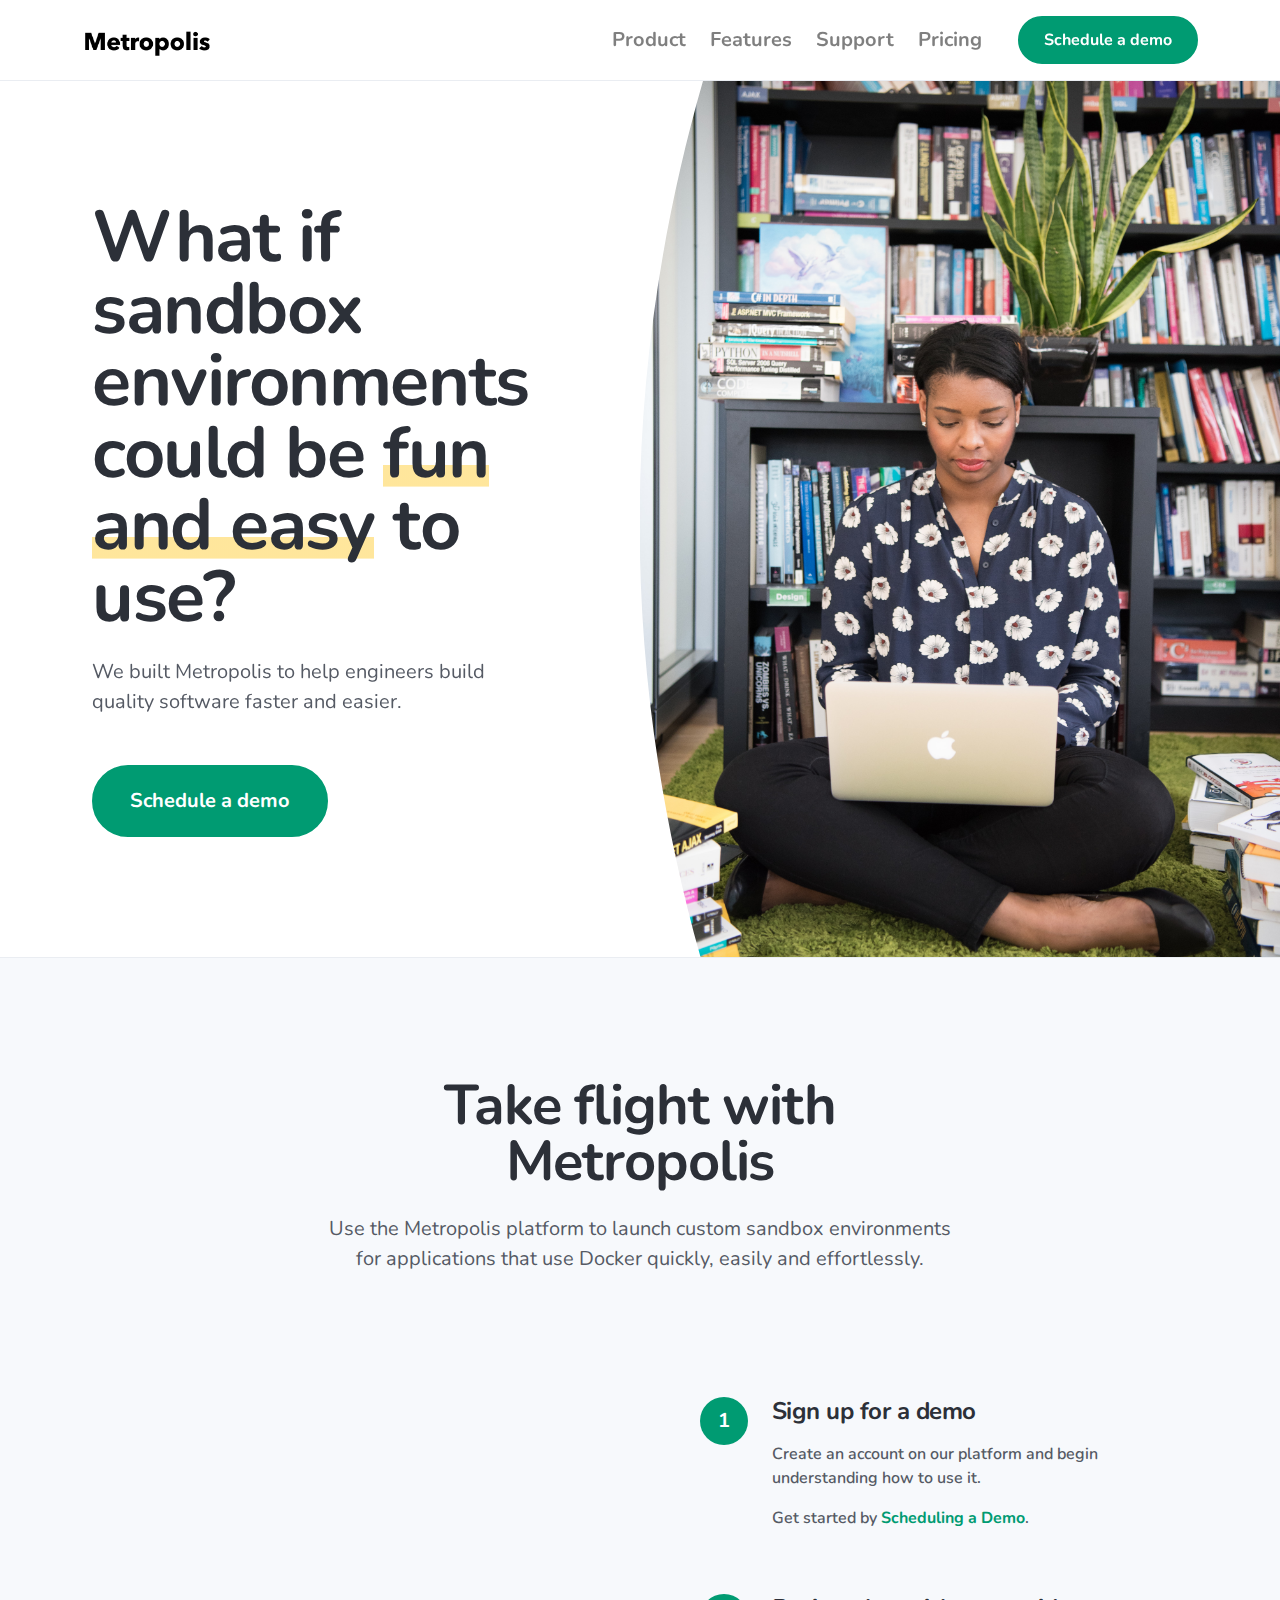
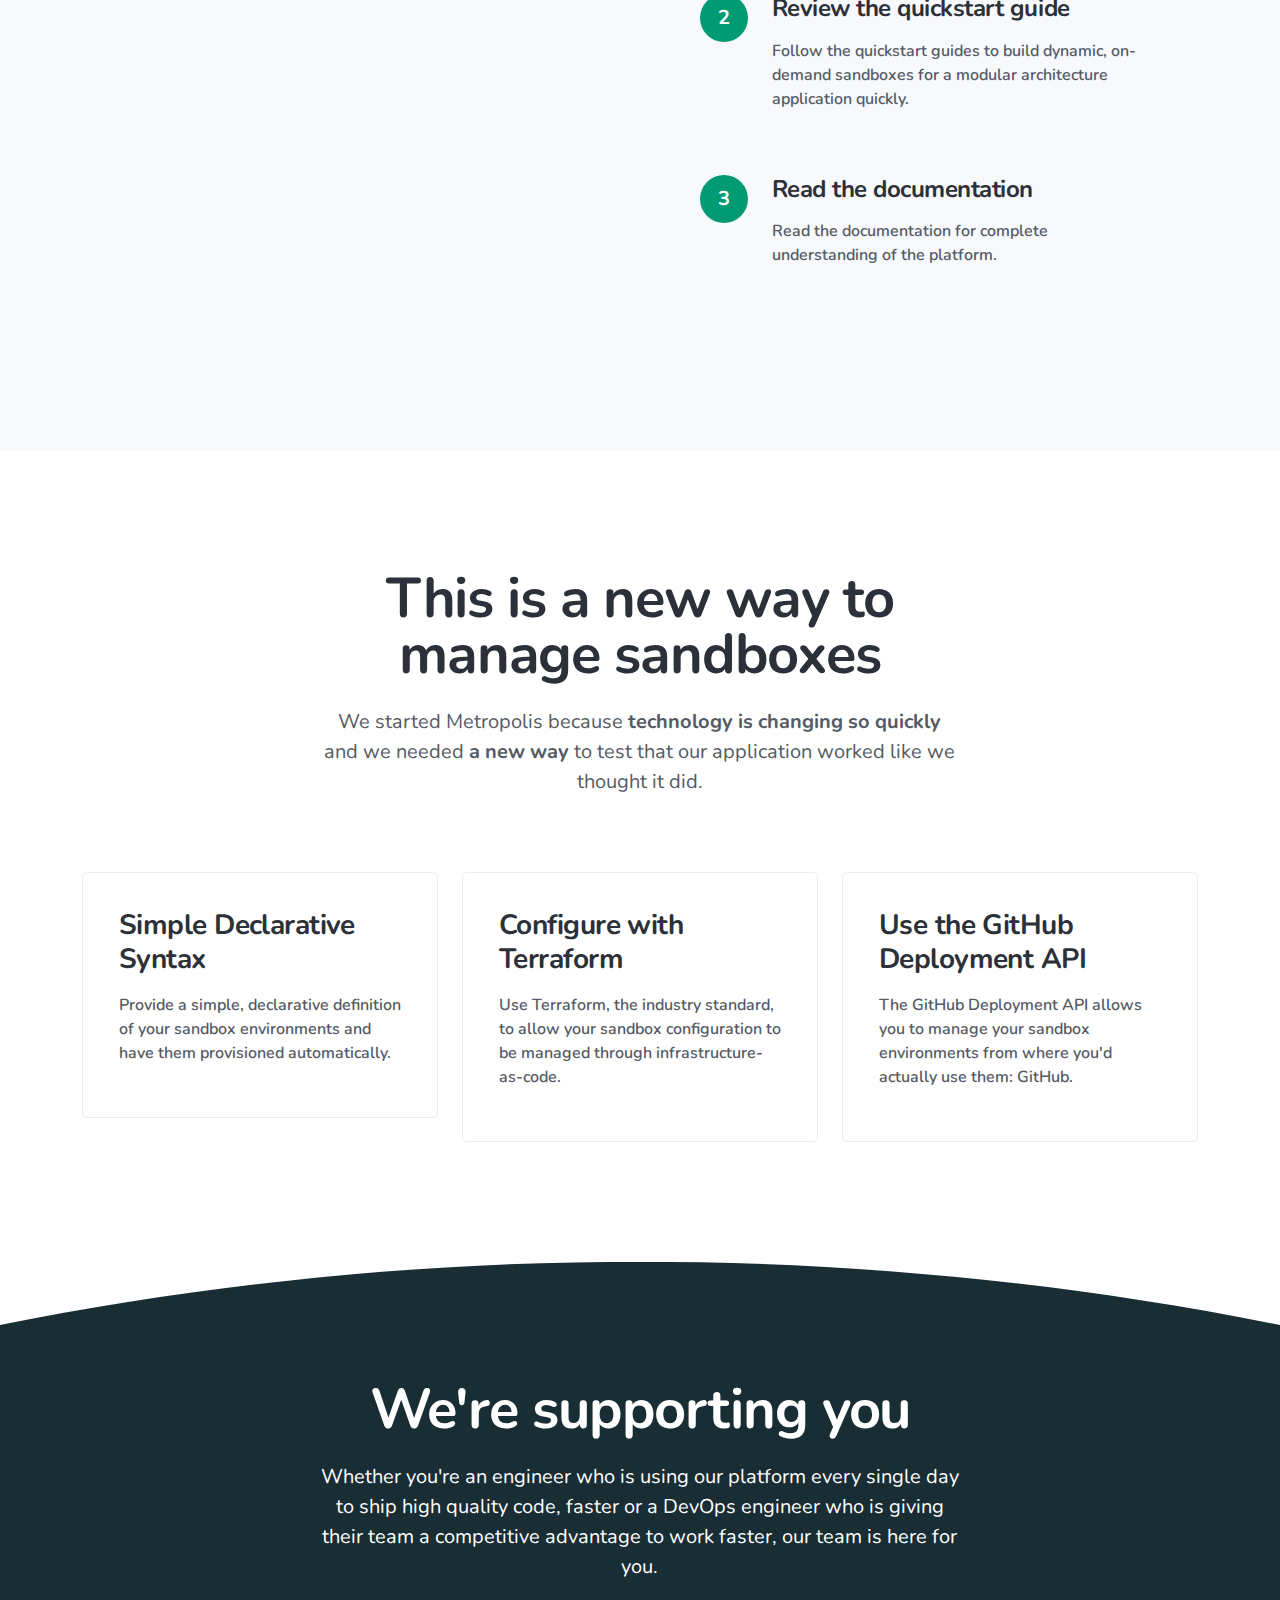
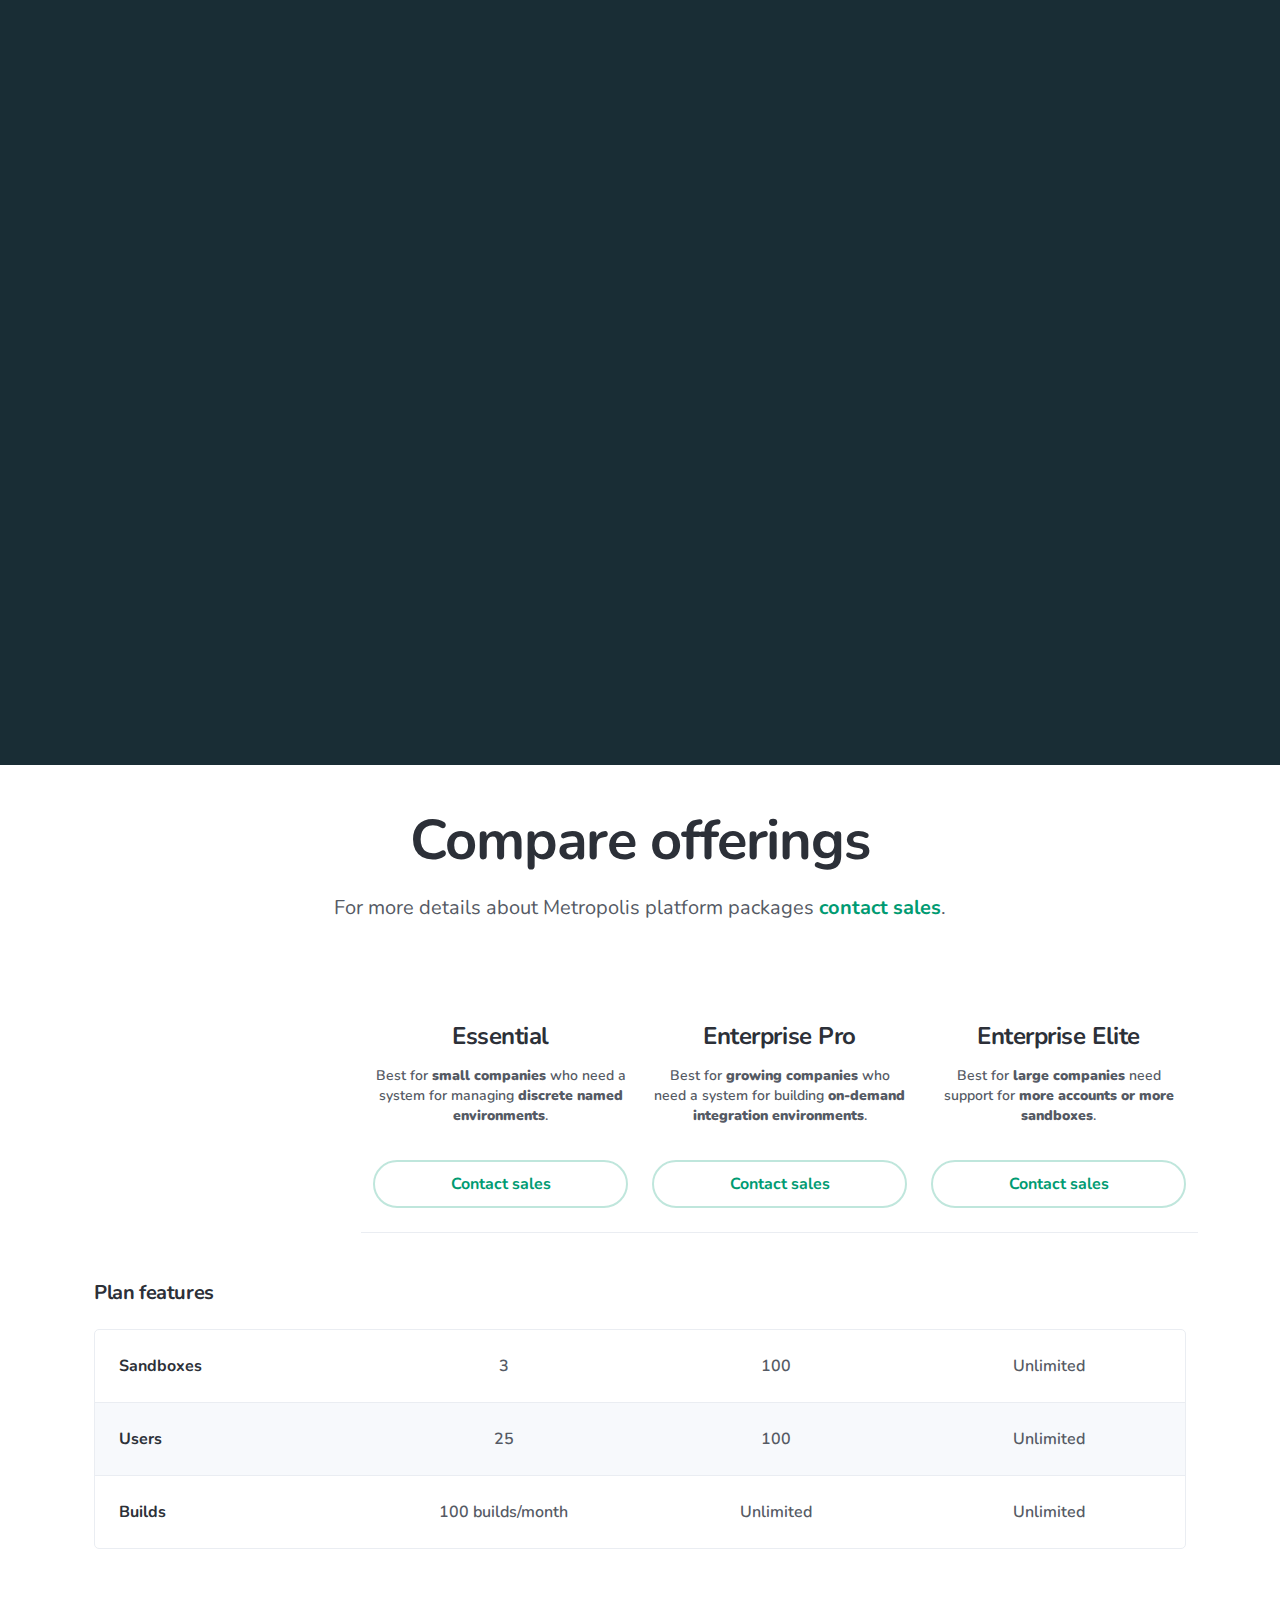
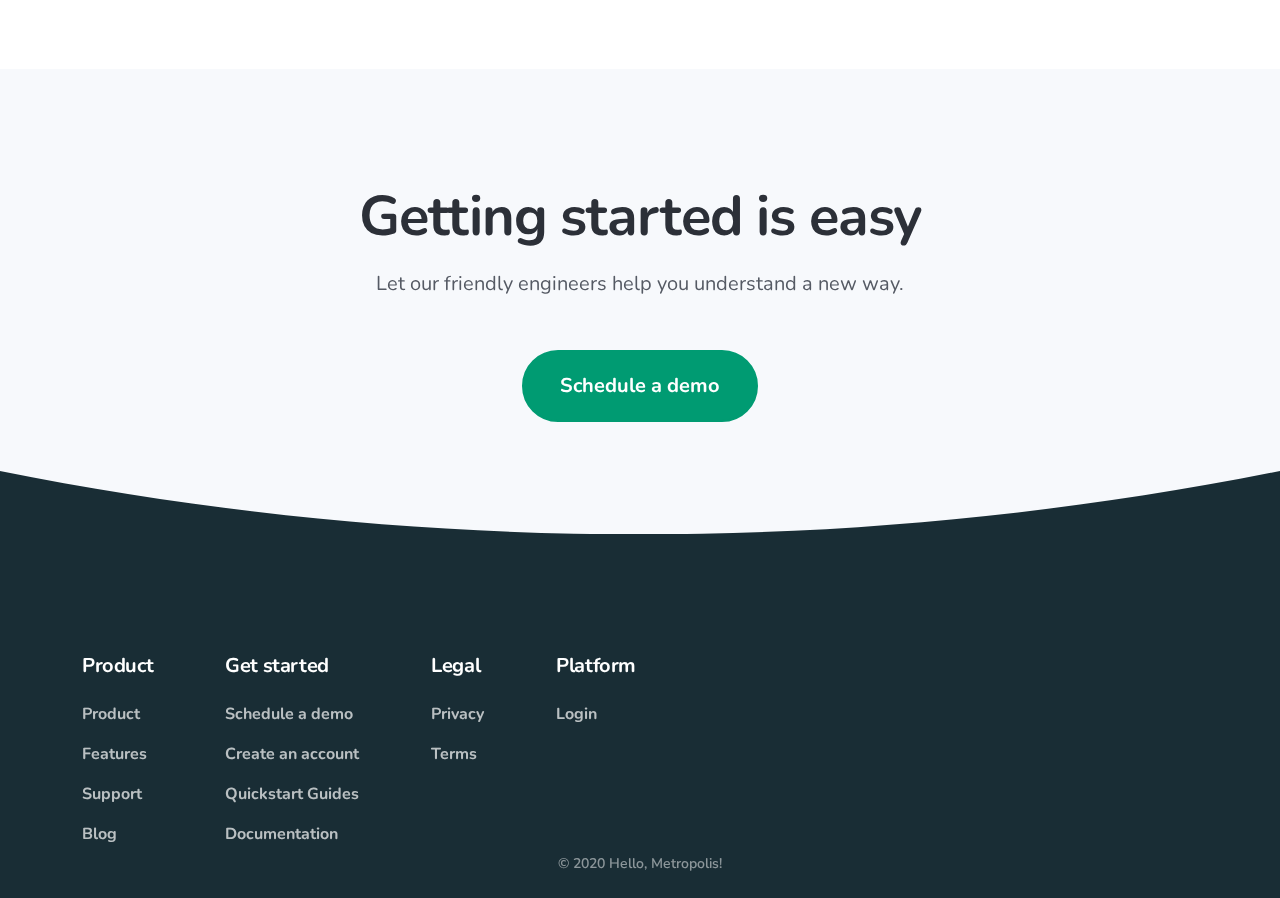
<file: index.html>
<!doctype html>
<html lang="en">

  <head>
    <meta charset="utf-8">
    <title>Metropolis</title>
    <meta name="viewport" content="width=device-width, initial-scale=1.0">
    <meta name="description" content="Metropolis is a sandbox provisioning platform built for fast growing companies that need to provision on-demand testing infrastructure.">
    <!-- Begin loading animation -->
    <!--
      <link href="assets/css/loaders/loader-pulse.css" rel="stylesheet" type="text/css" media="all" />
    -->
    <!-- End loading animation -->

    <link href="assets/css/theme.css" rel="stylesheet" type="text/css" media="all" />
    <link href="https://fonts.googleapis.com/css?family=Nunito:400,400i,600,700&display=swap" rel="stylesheet">
  </head>

  <body>
    <div class="loader">
      <div class="loading-animation"></div>
    </div>


    <div class="navbar-container">
      <nav class="navbar navbar-expand-lg navbar-light" data-sticky="top">
        <div class="container">
          <a class="navbar-brand navbar-brand-dynamic-color fade-page" href="index.html">
            <img alt="Metropolis" src="logo.png" style="width:150px">
          </a>
          <div class="d-flex align-items-center order-lg-3">
            <a href="mailto:sales@hellometropolis.com" class="btn btn-primary ml-lg-4 mr-3 mr-md-4 mr-lg-0 d-none d-sm-block order-lg-3">Schedule a demo</a>
            <button aria-expanded="false" aria-label="Toggle navigation" class="navbar-toggler" data-target=".navbar-collapse" data-toggle="collapse" type="button">
              <img alt="Navbar Toggler Open Icon" class="navbar-toggler-open icon icon-sm" data-inject-svg src="assets/img/icons/interface/icon-menu.svg">
              <img alt="Navbar Toggler Close Icon" class="navbar-toggler-close icon icon-sm" data-inject-svg src="assets/img/icons/interface/icon-x.svg">
            </button>
          </div>
          <div class="collapse navbar-collapse order-3 order-lg-2 justify-content-lg-end" id="navigation-menu">
            <ul class="navbar-nav my-3 my-lg-0">
              <li class="nav-item">
                <div>
                  <a href="#product" class="nav-link">Product</a>
                </div>
              </li>

              <li class="nav-item">
                <div>
                  <a href="#product" class="nav-link">Features</a>
                </div>
              </li>

              <li class="nav-item">
                <div>
                  <a href="#support" class="nav-link">Support</a>
                </div>
              </li>

              <li class="nav-item">
                <div>
                  <a href="#pricing" class="nav-link">Pricing</a>
                </div>
              </li>

            </ul>
          </div>
        </div>
      </nav>
    </div>

    <section class="p-0 border-top border-bottom row no-gutters">
      <div class="col-lg-7 col-xl-6">
        <div class="container min-vh-lg-80 d-flex align-items-center">
          <div class="row justify-content-center">
            <div class="col col-md-10 col-xl-9 text-center text-lg-left">
              <section>
                <div data-aos="fade-right">
                  <h1 class="display-3">What if sandbox environments could be <mark data-aos="highlight-text" data-aos-delay="200">fun and easy</mark> to use?</h1>
                  <p class="lead">
                    We built Metropolis to help engineers build quality software faster and easier.
                  </p>
                </div>
                <div class="d-flex flex-column flex-sm-row mt-4 mt-md-5 justify-content-center justify-content-lg-start" data-aos="fade-right" data-aos-delay="300">
                  <a href="mailto:sales@hellometropolis.com" class="btn btn-primary btn-lg mx-sm-2 mx-lg-0 mr-lg-2 my-1 my-sm-0">Schedule a demo</a>
                </div>
              </section>
            </div>
          </div>
        </div>
      </div>
      <div class="col-lg-5 col-xl-6 d-lg-flex flex-lg-column">
        <div class="divider divider-side transform-flip-y bg-white d-none d-lg-block"></div>
        <div class="d-lg-flex flex-column flex-fill controls-hover" data-flickity='{ "imagesLoaded": true, "wrapAround":true, "pageDots":false, "autoPlay":true }'>
          <div class="carousel-cell text-center">
            <img class="img-fluid" src="assets/img/heros/hero-square-1.jpg" alt="Image">
          </div>
          <div class="carousel-cell text-center">
            <img class="img-fluid" src="assets/img/heros/hero-square-2.jpg" alt="Image">
          </div>
        </div>
      </div>
    </section>
    <section class="bg-light o-hidden">
      <div class="container">
        <div class="row section-title justify-content-center text-center">
          <div class="col-md-9 col-lg-8 col-xl-7">
            <a name="product" style="position:absolute; top: -100px;"></a>
            <h2 class="display-4">Take flight with Metropolis</h2>
            <div class="lead">Use the Metropolis platform to launch custom sandbox environments for applications that use Docker quickly, easily and effortlessly.</div>
          </div>
        </div>
        <div class="row align-items-center justify-content-around">
          <div class="col-md-9 col-lg-5" data-aos="fade-in">
            <img src="assets/img/square-2.jpg" alt="Image" class="img-fluid rounded shadow">
         </div>
          <div class="col-md-9 col-lg-6 col-xl-5 mt-4 mt-md-5 mt-lg-0">
            <ol class="list-unstyled p-0">
              <li class="d-flex align-items-start my-4 my-md-5">
                <div class="rounded-circle p-3 p-sm-4 d-flex align-items-center justify-content-center bg-success">
                  <div class="position-absolute text-white h5 mb-0">1</div>
                </div>
                <div class="ml-3 ml-md-4">
                  <h4>Sign up for a demo</h4>
                  <p>
                    Create an account on our platform and begin understanding how to use it.
                  </p>
                  <p>
                    Get started by <a href="mailto:sales@hellometropolis.com">Scheduling a Demo</a>.
                  </p>
                </div>
              </li>
              <li class="d-flex align-items-start my-4 my-md-5">
                <div class="rounded-circle p-3 p-sm-4 d-flex align-items-center justify-content-center bg-success">
                  <div class="position-absolute text-white h5 mb-0">2</div>
                </div>
                <div class="ml-3 ml-md-4">
                  <h4>Review the quickstart guide</h4>
                  <p>
                    Follow the quickstart guides to build dynamic, on-demand sandboxes for a modular architecture application quickly.
                  </p>
                </div>
              </li>
              <li class="d-flex align-items-start my-4 my-md-5">
                <div class="rounded-circle p-3 p-sm-4 d-flex align-items-center justify-content-center bg-success">
                  <div class="position-absolute text-white h5 mb-0">3</div>
                </div>
                <div class="ml-3 ml-md-4">
                  <h4>Read the documentation</h4>
                  <p>
                    Read the documentation for complete understanding of the platform.
                  </p>
                </div>
              </li>
            </ol>
          </div>
        </div>
      </div>
    </section>

    <section>
      <div class="container">
        <div class="row section-title justify-content-center text-center">

          <div class="col-md-9 col-lg-8 col-xl-7">
            <h3 class="display-4">This is <mark data-aos="highlight-text" data-aos-delay="300">a new way</mark> to manage sandboxes</h3>
            <div class="lead">
              We started Metropolis because <strong>technology is changing so quickly</strong> and we needed <strong>a new way</strong> to test that our application worked like we thought it did.
            </div>
          </div>
        </div>
        <div class="row">
          <div class="col-md-6 col-lg-4 mb-3 mb-md-4 mb-lg-0">
            <div class="card h-55 hover-box-shadow">

              <div class="card-body">
                <h3>Simple Declarative Syntax</h3>
                <p>
                  Provide a simple, declarative definition of your sandbox environments and have them provisioned automatically.
                </p>
                <!-- <a href="#" class="stretched-link">Read Story</a> -->
              </div>

            </div>
          </div>


          <div class="col-md-6 col-lg-4 mb-3 mb-md-4 mb-lg-0">
            <div class="card h-55 hover-box-shadow">
              <div class="card-body">
                <h3>Configure with Terraform</h3>
                <p>
                  Use Terraform, the industry standard, to allow your sandbox configuration to be managed through infrastructure-as-code.
                </p>

              </div>
            </div>
          </div>

          <div class="col-md-6 col-lg-4 mb-3 mb-md-4 mb-lg-0">
            <div class="card h-55 hover-box-shadow">
              <div class="card-body">
                <h3>Use the GitHub Deployment API</h3>
                <p>
                  The GitHub Deployment API allows you to manage your sandbox environments from where you'd actually use them: GitHub.
                </p>

              </div>
            </div>
          </div>


        </div>
      </div>
    </section>
    <section class="bg-primary-3 pt-0 text-white">
      <div class="divider divider-top transform-flip-x bg-white"></div>
      <div class="container">
        <div class="row section-title justify-content-center text-center">
          <div class="col-md-9 col-lg-8 col-xl-7">
            <a name="support"></a>
            <h3 class="display-4">We're supporting you</h3>
            <div class="lead">
              Whether you're an engineer who is using our platform every single day to ship high quality code, faster or a DevOps engineer who is giving their team a competitive advantage to work faster, our team is here for you.
            </div>
          </div>
        </div>
        <div class="row justify-content-center">
          <div class="col-xl-9 col-lg-10">
            <div class="row justify-content-center">
              <div class="col-md-6 mb-3 mb-md-4" data-aos="fade-up" data-aos-delay="10">
                <div class="card card-body bg-white min-vh-md-30 hover-box-shadow">
                  <div class="flex-fill">
                    <h4 class="h3">Video Support</h4>
                    <p>
                      You're not in it alone.  Share your screen and let us help you build infrastructure that works for your unique needs.
                    </p>
                  </div>

                </div>
              </div>
              <div class="col-md-6 mb-3 mb-md-4" data-aos="fade-up" data-aos-delay="20">
                <div class="card card-body bg-white min-vh-md-30 hover-box-shadow">
                  <div class="flex-fill">
                    <h4 class="h3">Helpdesk</h4>
                    <p>
                      Have questions?  We have answers.  Use our helpdesk to get answers to your questions when you need them.
                    </p>
                  </div>

                </div>
              </div>
              <div class="col-md-6 mb-3 mb-md-4" data-aos="fade-up" data-aos-delay="30">
                <div class="card card-body bg-white min-vh-md-30 hover-box-shadow">
                  <div class="flex-fill">
                    <h4 class="h3">Sleep easy with our SLAs</h4>
                    <p>
                      Our Service Level Agreement means our platform will be up when you need it to be.
                    </p>
                  </div>

                </div>
              </div>
              <div class="col-md-6 mb-3 mb-md-4" data-aos="fade-up" data-aos-delay="40">
                <div class="card card-body bg-white min-vh-md-30 hover-box-shadow">
                  <div class="flex-fill">
                    <h4 class="h3">Documentation</h4>
                    <p>
                      We made our quickstart guide and product documentation best-in-class because we don't want you to waste your time trying to figure things out.  
                    </p>
                  </div>

                </div>
              </div>
            </div>
          </div>
        </div>
      </div>
    </section>

    <a name="pricing"></a>
    <section class="pt-5">
      <div class="container">
        <div class="row section-title justify-content-center text-center">
          <div class="col-md-9 col-lg-8 col-xl-7">
            <h3 class="display-4">Compare offerings</h3>
            <div class="lead">
          For more details about Metropolis platform packages <a href="mailto:sales@hellometropolis.com">contact sales</a>.
            </div>
          </div>
        </div>


      <div class="container">
        <div class="row justify-content-end sticky-top bg-white">
          <div class="col-lg-3 col-4 py-3 py-md-4 border-bottom">
            <div class="d-flex flex-column align-items-center text-center">
              <h4>Essential</h4>
              <div class="text-small" style="height:70px;">
                Best for <strong>small companies</strong> who need a system for managing <strong>discrete named environments</strong>.
              </div>
              <br />

              <a href="mailto:sales@hellometropolis.com" class="btn btn-outline-primary btn-block">
                <span>Contact</span>
                <span class="d-none d-md-inline-block">sales</span>
              </a>

            </div>
          </div>
          <div class="col-lg-3 col-4 py-3 py-md-4 border-bottom">
            <div class="d-flex flex-column align-items-center text-center">
              <h4>Enterprise Pro</h4>
              <div class="text-small" style="height:70px;">
                Best for <strong>growing companies</strong> who need a system for building <strong>on-demand integration environments</strong>.
              </div>
              <br />

              <a href="mailto:sales@hellometropolis.com" class="btn btn-outline-primary btn-block">
                <span>Contact</span>
                <span class="d-none d-md-inline-block">sales</span>
              </a>

            </div>


          </div>
          <div class="col-lg-3 col-4 py-3 py-md-4 border-bottom">
            <div class="d-flex flex-column align-items-center text-center">
              <h4>Enterprise Elite</h4>
              <div class="text-small" style="height:70px;">
                Best for <strong>large companies</strong> need support for <strong>more accounts or more sandboxes</strong>.
              </div>
              <br />

              <a href="mailto:sales@hellometropolis.com" class="btn btn-outline-primary btn-block">
                <span>Contact</span>
                <span class="d-none d-md-inline-block">sales</span>
              </a>

            </div>
          </div>



        </div>
        <div class="mt-5">
          <div class="pricing-table-section text-center text-lg-left">
            <div class="row no-gutters">
              <div class="col">
                <h5 class="mb-4">Plan features</h5>
              </div>
            </div>
            <div class="border rounded">
              <div class="row no-gutters align-items-center">
                <div class="col-12 col-lg-3  py-3 py-md-4">
                  <div class="d-flex align-items-center justify-content-center justify-content-lg-start">
                    <h6 class="mb-0 ml-lg-4">Sandboxes</h6>
                  </div>
                </div>
                <div class="col-4 col-lg-3 d-flex justify-content-center py-3 py-md-4">
                  <span>3</span>

                </div>
                <div class="col-4 col-lg-3 d-flex justify-content-center py-3 py-md-4">
                  <span>100</span>
                </div>
                <div class="col-4 col-lg-3 d-flex justify-content-center py-3 py-md-4">
                  <span>Unlimited</span>
                </div>
              </div>
              <div class="row no-gutters align-items-center">
                <div class="col-12 col-lg-3  py-3 py-md-4">
                  <div class="d-flex align-items-center justify-content-center justify-content-lg-start">
                    <h6 class="mb-0 ml-lg-4">Users</h6>
                  </div>
                </div>
                <div class="col-4 col-lg-3 d-flex justify-content-center py-3 py-md-4">
                  <span>25</span>
                </div>
                <div class="col-4 col-lg-3 d-flex justify-content-center py-3 py-md-4">
                  <span>100</span>
                </div>
                <div class="col-4 col-lg-3 d-flex justify-content-center py-3 py-md-4">
                  <span>Unlimited</span>
                </div>
              </div>
              <div class="row no-gutters align-items-center">
                <div class="col-12 col-lg-3  py-3 py-md-4">
                  <div class="d-flex align-items-center justify-content-center justify-content-lg-start">
                    <h6 class="mb-0 ml-lg-4">Builds</h6>
                  </div>
                </div>
                <div class="col-4 col-lg-3 d-flex justify-content-center py-3 py-md-4">
                  <span>100 builds/month</span>
                </div>
                <div class="col-4 col-lg-3 d-flex justify-content-center py-3 py-md-4">
                  <span>Unlimited</span>
                </div>
                <div class="col-4 col-lg-3 d-flex justify-content-center py-3 py-md-4">
                  <span>Unlimited</span>
                </div>
              </div>

            </div>
          </div>
        </div>
      </div>
    </section>

    <section class="pb-0 bg-light">
      <div class="container">
        <div class="row section-title justify-content-center text-center">
          <div class="col-md-9 col-lg-8 col-xl-7">
            <h3 class="display-4">Getting started is easy</h3>
            <div class="lead">Let our friendly engineers help you understand a new way.</div>
          </div>
        </div>
        <div class="row justify-content-center text-center mt-md-n4">
          <div class="col-auto">
            <a href="mailto:sales@hellometropolis.com" class="btn btn-primary btn-lg">Schedule a demo</a>
          </div>
        </div>
      </div>
      <div class="divider divider-bottom bg-primary-3 mt-5"></div>
    </section>

    <footer class="bg-primary-3 text-white links-white pb-4 footer-1">
      <div class="container">
        <div class="row">
          <div class="col-xl-auto mr-xl-5 col-md-3 mb-4 mb-md-0">
          


            <h5>Product</h5>
            <ul class="nav flex-row flex-md-column">
              <li class="nav-item mr-3 mr-md-0">
                <a href="#product" class="nav-link fade-page px-0 py-2">Product</a>
              </li>
              <li class="nav-item mr-3 mr-md-0">
                <a href="#product" class="nav-link fade-page px-0 py-2">Features</a>
              </li>
              <li class="nav-item mr-3 mr-md-0">
                <a href="#product" class="nav-link fade-page px-0 py-2">Support</a>
              </li>

              <li class="nav-item mr-3 mr-md-0">
                <a href="https://medium.com/hello-metropolis" class="nav-link fade-page px-0 py-2">Blog</a>
              </li>



            </ul>


          </div>
          <div class="col-xl-auto mr-xl-5 col-md-3">

            <h5>Get started</h5>
            <ul class="nav flex-row flex-md-column">
              <li class="nav-item mr-3 mr-md-0">
                <a href="mailto:sales@hellometropolis.com" class="nav-link fade-page px-0 py-2">Schedule a demo</a>
              </li>
              <li class="nav-item mr-3 mr-md-0">
                <a href="mailto:sales@hellometropolis.com" class="nav-link fade-page px-0 py-2">Create an account</a>
              </li>
              <li class="nav-item mr-3 mr-md-0">
                <a href="mailto:sales@hellometropolis.com" class="nav-link fade-page px-0 py-2">Quickstart Guides</a>
              </li>
              <li class="nav-item mr-3 mr-md-0">
                <a href="mailto:sales@hellometropolis.com" class="nav-link fade-page px-0 py-2">Documentation</a>
              </li>
 
            </ul>

          </div>


          <div class="col-xl-auto mr-xl-5 col-md-3">
            <h5>Legal</h5>
            <ul class="nav flex-row flex-md-column">
              <li class="nav-item mr-3 mr-md-0">
                <a href="/privacy.html" class="nav-link fade-page px-0 py-2">Privacy</a>
              </li>
              <li class="nav-item mr-3 mr-md-0">
                <a href="/terms.html" class="nav-link fade-page px-0 py-2">Terms</a>
              </li>
            </ul>
          </div>


        <div class="col-xl-auto mr-xl-5 col-md-3">
          <h5>Platform</h5>
          <ul class="nav flex-row flex-md-column">
            <li class="nav-item mr-3 mr-md-0">
              <a href="http://platform.hellometropolis.com" class="nav-link fade-page px-0 py-2">Login</a>
            </li>
          </ul>
        </div>






        </div>



        <div class="row flex-column flex-lg-row align-items-center justify-content-center justify-content-lg-between text-center text-lg-left">
          <div class="col-auto">
            <div class="d-flex flex-column flex-sm-row align-items-center text-small">
              <div class="text-muted" style="text-align:center; width: 100vw;">&copy; 2020 Hello, Metropolis!
              </div>
            </div>
          </div>
        </div>
      </div>
    </footer>

    <!-- Required vendor scripts (Do not remove) -->
    <script type="text/javascript" src="assets/js/jquery.min.js"></script>
    <script type="text/javascript" src="assets/js/popper.min.js"></script>
    <script type="text/javascript" src="assets/js/bootstrap.js"></script>

    <!-- Optional Vendor Scripts (Remove the plugin script here and comment initializer script out of index.js if site does not use that feature) -->

    <!-- AOS (Animate On Scroll - animates elements into view while scrolling down) -->
    <script type="text/javascript" src="assets/js/aos.js"></script>
    <!-- Clipboard (copies content from browser into OS clipboard) -->
    <!-- <script type="text/javascript" src="assets/js/clipboard.min.js"></script> -->
    <!-- Fancybox (handles image and video lightbox and galleries) -->
    <!-- <script type="text/javascript" src="assets/js/jquery.fancybox.min.js"></script> -->
    <!-- Flatpickr (calendar/date/time picker UI) -->
    <!-- <script type="text/javascript" src="assets/js/flatpickr.min.js"></script> -->
    <!-- Flickity (handles touch enabled carousels and sliders) -->
    <script type="text/javascript" src="assets/js/flickity.pkgd.min.js"></script>
    <!-- Ion rangeSlider (flexible and pretty range slider elements) -->
    <script type="text/javascript" src="assets/js/ion.rangeSlider.min.js"></script>
    <!-- Isotope (masonry layouts and filtering) -->
    <!-- <script type="text/javascript" src="assets/js/isotope.pkgd.min.js"></script> -->
    <!-- jarallax (parallax effect and video backgrounds) -->
    <script type="text/javascript" src="assets/js/jarallax.min.js"></script>
    <script type="text/javascript" src="assets/js/jarallax-video.min.js"></script>
    <script type="text/javascript" src="assets/js/jarallax-element.min.js"></script>
    <!-- jQuery Countdown (displays countdown text to a specified date) -->
    <!-- <script type="text/javascript" src="assets/js/jquery.countdown.min.js"></script> -->
    <!-- jQuery smartWizard facilitates steppable wizard content -->
    <!-- <script type="text/javascript" src="assets/js/jquery.smartWizard.min.js"></script> -->
    <!-- Plyr (unified player for Video, Audio, Vimeo and Youtube) -->
    <!-- <script type="text/javascript" src="assets/js/plyr.polyfilled.min.js"></script> -->
    <!-- Prism (displays formatted code boxes) -->
    <!-- <script type="text/javascript" src="assets/js/prism.js"></script> -->
    <!-- ScrollMonitor (manages events for elements scrolling in and out of view) -->
    <script type="text/javascript" src="assets/js/scrollMonitor.js"></script>
    <!-- Smooth scroll (animation to links in-page)-->
    <script type="text/javascript" src="assets/js/smooth-scroll.polyfills.min.js"></script>
    <!-- SVGInjector (replaces img tags with SVG code to allow easy inclusion of SVGs with the benefit of inheriting colors and styles)-->
    <script type="text/javascript" src="assets/js/svg-injector.umd.production.js"></script>
    <!-- TwitterFetcher (displays a feed of tweets from a specified account)-->
    <!-- <script type="text/javascript" src="assets/js/twitterFetcher_min.js"></script> -->
    <!-- Typed text (animated typing effect)-->
    <!-- <script type="text/javascript" src="assets/js/typed.min.js"></script> -->
    <!-- Required theme scripts (Do not remove) -->
    <script type="text/javascript" src="assets/js/theme.js"></script>
    <!-- Removes page load animation when window is finished loading -->
    <script type="text/javascript">
      window.addEventListener("load",function(){document.querySelector('body').classList.add('loaded');});
    </script>

  </body>

</html>
</file>
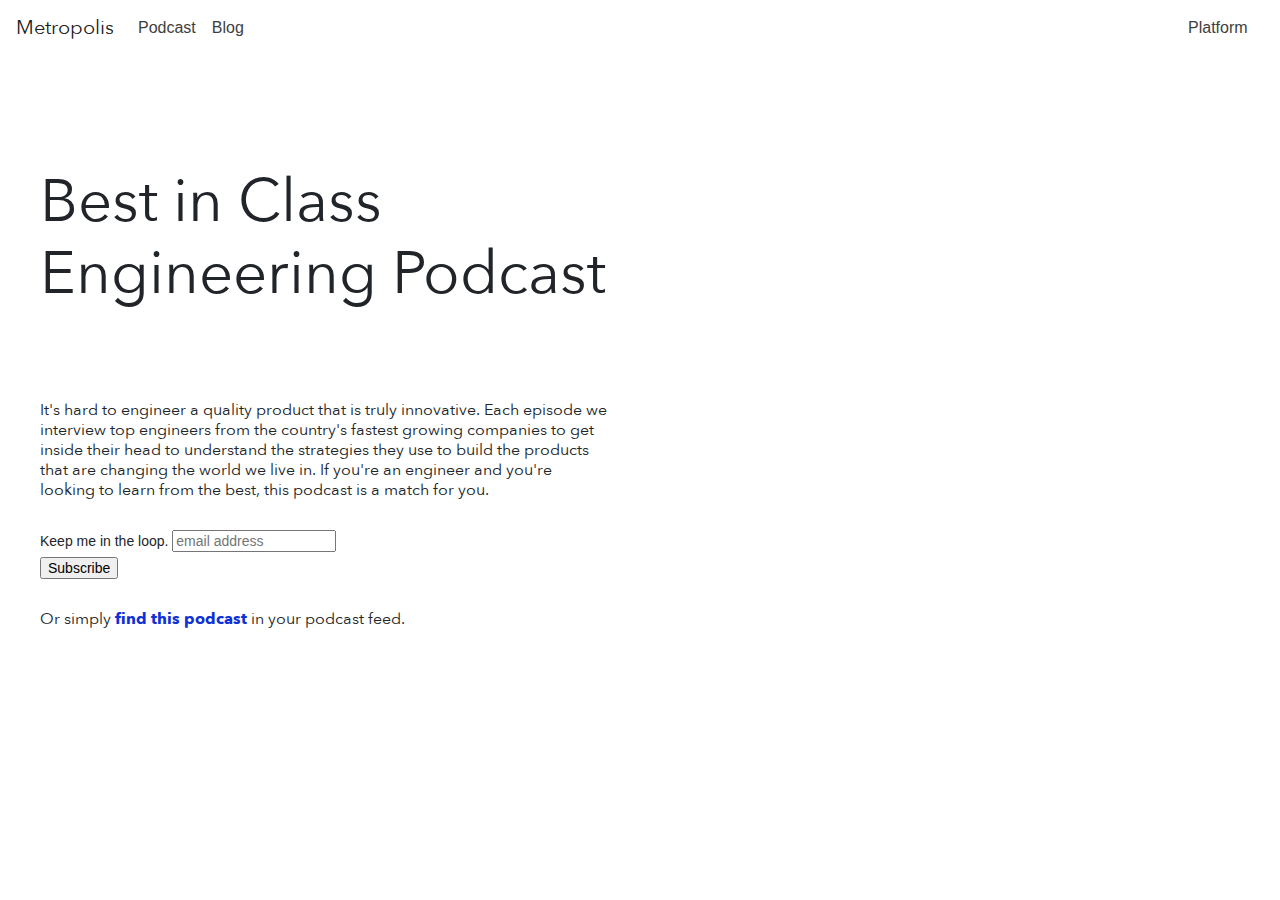
<file: podcast.html>
<html>
<title>Best in Class – Engineering Podcast</title>
<meta name="viewport" content="width=device-width, initial-scale=1">

<!-- BOOTSTRAP -->
<link rel="stylesheet" href="https://maxcdn.bootstrapcdn.com/bootstrap/4.0.0/css/bootstrap.min.css" integrity="sha384-Gn5384xqQ1aoWXA+058RXPxPg6fy4IWvTNh0E263XmFcJlSAwiGgFAW/dAiS6JXm" crossorigin="anonymous">
<script src="https://code.jquery.com/jquery-3.2.1.slim.min.js" integrity="sha384-KJ3o2DKtIkvYIK3UENzmM7KCkRr/rE9/Qpg6aAZGJwFDMVNA/GpGFF93hXpG5KkN" crossorigin="anonymous"></script>
<script src="https://cdnjs.cloudflare.com/ajax/libs/popper.js/1.12.9/umd/popper.min.js" integrity="sha384-ApNbgh9B+Y1QKtv3Rn7W3mgPxhU9K/ScQsAP7hUibX39j7fakFPskvXusvfa0b4Q" crossorigin="anonymous"></script>
<script src="https://maxcdn.bootstrapcdn.com/bootstrap/4.0.0/js/bootstrap.min.js" integrity="sha384-JZR6Spejh4U02d8jOt6vLEHfe/JQGiRRSQQxSfFWpi1MquVdAyjUar5+76PVCmYl" crossorigin="anonymous"></script>

<link rel="stylesheet" type="text/css" href="style.css">

<!-- TOPNAV -->
<nav class="navbar navbar-expand-lg navbar-light bg-blue">
  <a class="navbar-brand" href="index.html">Metropolis</a>
  <button class="navbar-toggler" type="button" data-toggle="collapse" data-target="#wrap" aria-controls="navbarNavDropdown" aria-expanded="false" aria-label="Toggle navigation">
    <span class="navbar-toggler-icon"></span>
  </button>
  <div id="wrap" class="collapse navbar-collapse">
    <div class="" id="navbarNavDropdown">
      <ul class="navbar-nav">
        <li class="nav-item">
          <a class="nav-link" href="podcast.html">Podcast</a>
        </li>
        <li class="nav-item">
          <a class="nav-link" href="https://medium.com/hello-metropolis">Blog</a>
        </li>
      </ul>
    </div>
    <ul class="navbar-nav" id="right-nav">
      <li class="nav-item right">
        <a class="nav-link" href="http://workspace.hellometropolis.com">Platform</a>
      </li>
    </ul>
  </div>
</nav>

<div class="wrapper">
    <h1>Best in Class Engineering Podcast</h1>
    <p>
      It's hard to engineer a quality product that is truly innovative. Each episode we interview top engineers from the country's fastest growing companies to get inside their head to understand the strategies they use to build the products that are changing the world we live in. If you're an engineer and you're looking to learn from the best, this podcast is a match for you.

      </p>

      <!-- Begin Mailchimp Signup Form -->
      <link href="https://cdn-images.mailchimp.com/embedcode/horizontal-slim-10_7.css" rel="stylesheet" type="text/css">
      <style type="text/css">
      	#mc_embed_signup{background:#fff; clear:left; font:14px Helvetica,Arial,sans-serif; width:100%;}
      	/* Add your own Mailchimp form style overrides in your site stylesheet or in this style block.
      	   We recommend moving this block and the preceding CSS link to the HEAD of your HTML file. */
      </style>
      <div id="mc_embed_signup">
      <form action="https://kenmazaika.us20.list-manage.com/subscribe/post?u=3386d1494391e3ac8ae54d65c&amp;id=ff51113d9d" method="post" id="mc-embedded-subscribe-form" name="mc-embedded-subscribe-form" class="validate" target="_blank" novalidate>
          <div id="mc_embed_signup_scroll">
      	<label for="mce-EMAIL">Keep me in the loop.</label>
      	<input type="email" value="" name="EMAIL" class="email" id="mce-EMAIL" placeholder="email address" required>
          <!-- real people should not fill this in and expect good things - do not remove this or risk form bot signups-->
          <div style="position: absolute; left: -5000px;" aria-hidden="true"><input type="text" name="b_3386d1494391e3ac8ae54d65c_ff51113d9d" tabindex="-1" value=""></div>
          <div class="clear"><input type="submit" value="Subscribe" name="subscribe" id="mc-embedded-subscribe" class="button"></div>
          </div>
      </form>
      </div>

      <!--End mc_embed_signup-->
    <p>
      Or simply <a href="https://anchor.fm/best-in-class-engineering">find this podcast</a> in your podcast feed.
    </p>
</div>


</html>
</file>
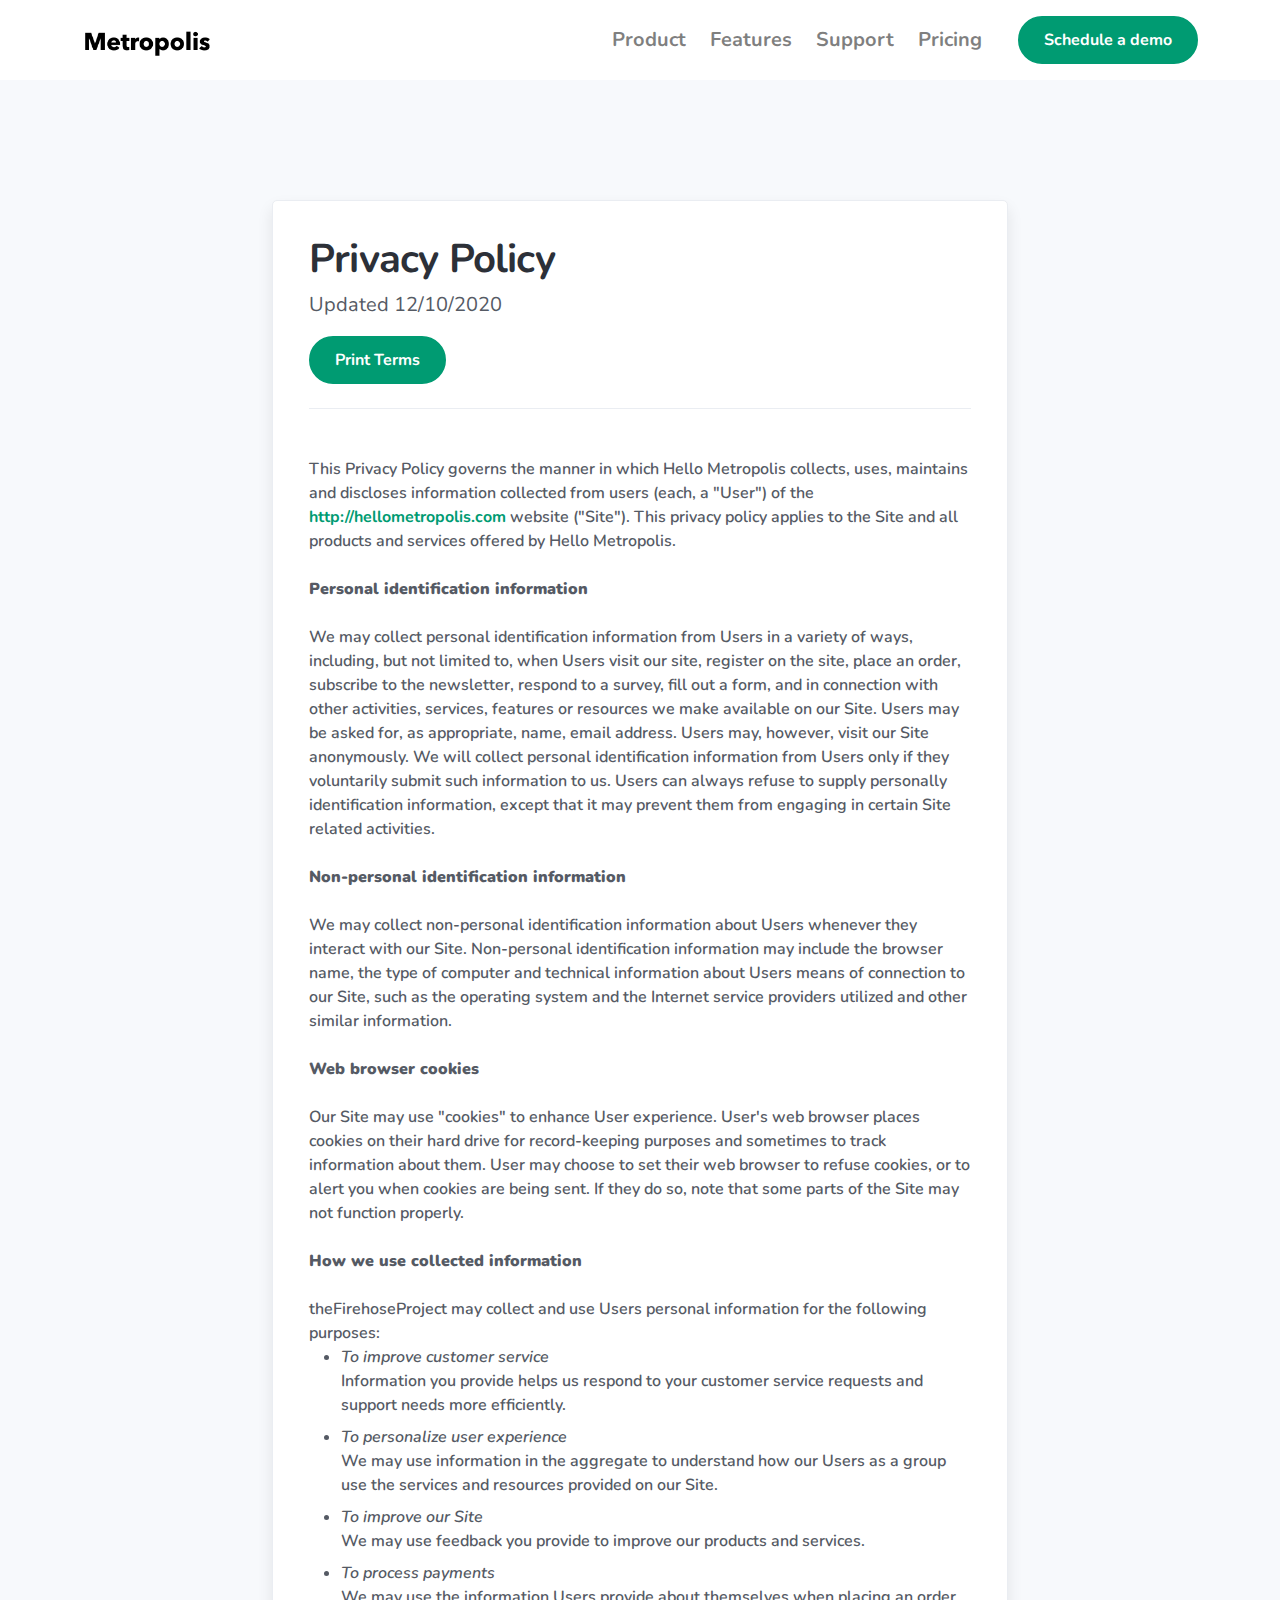
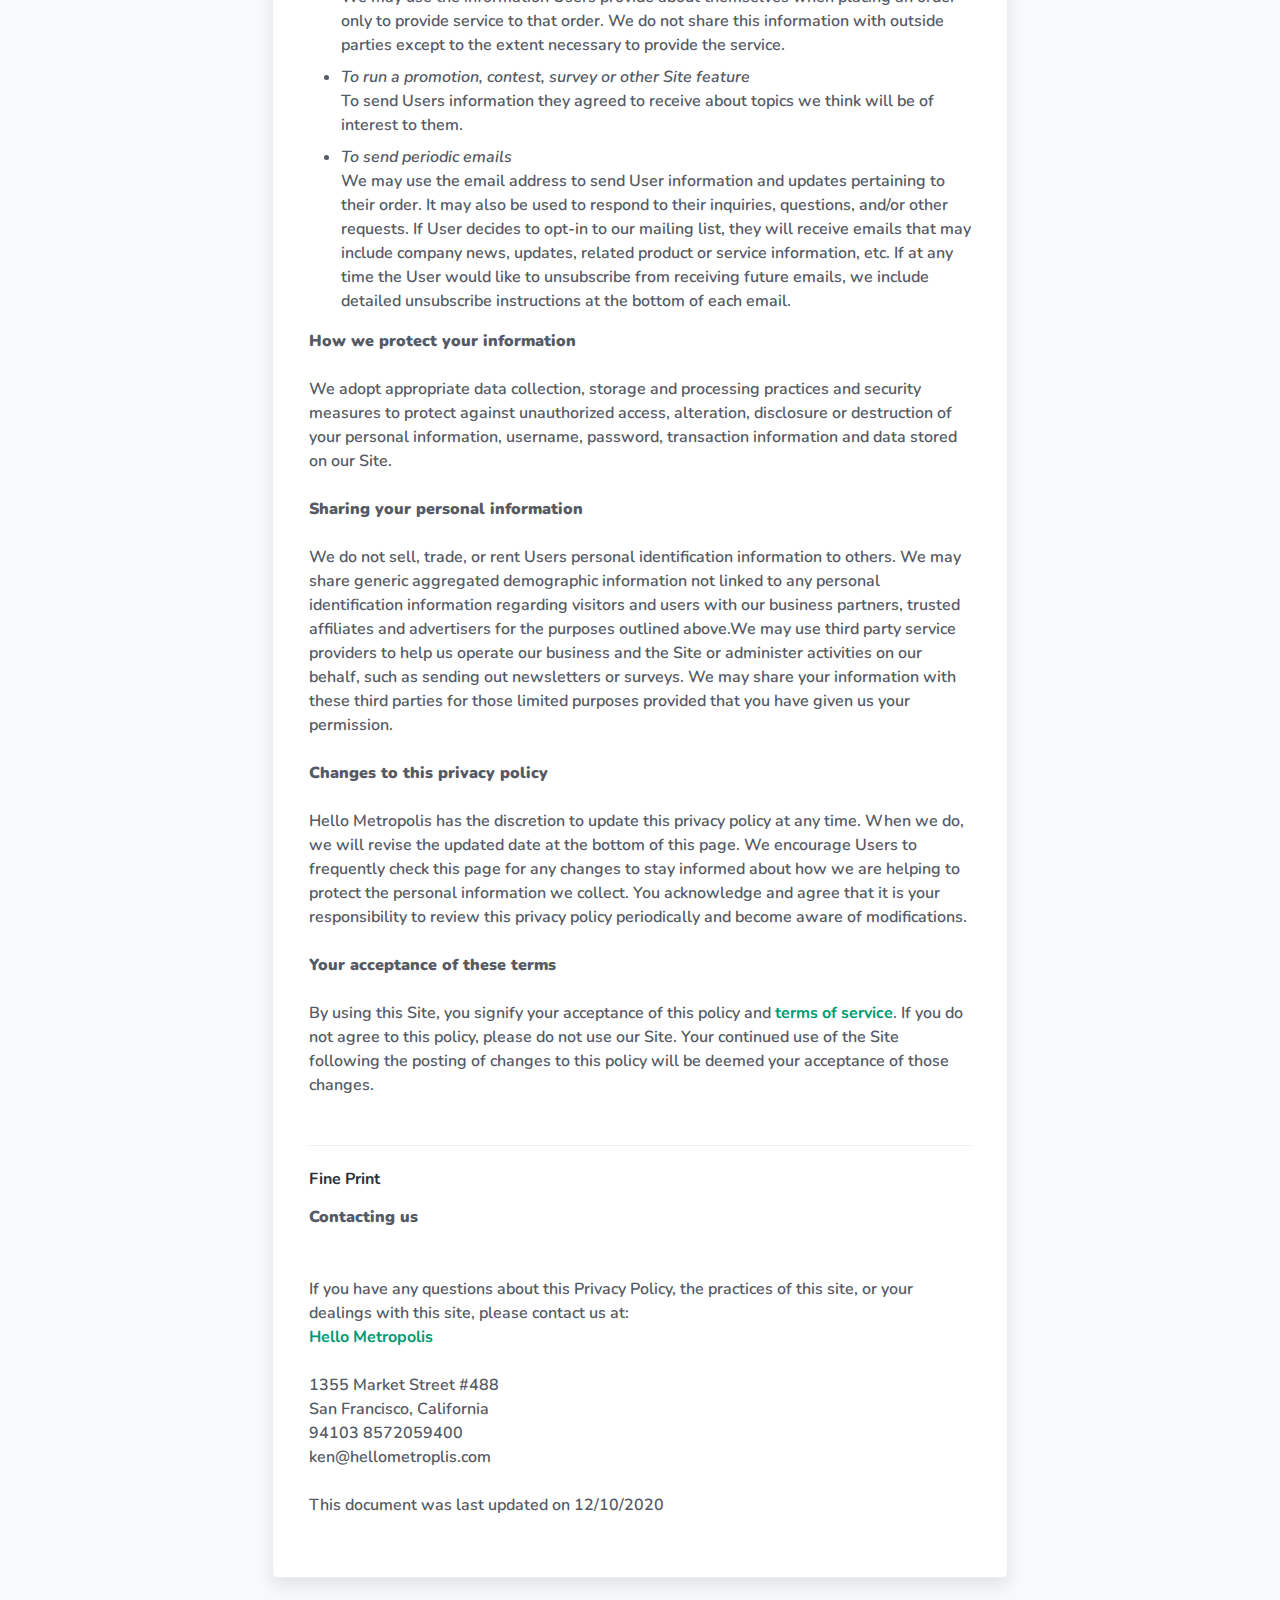
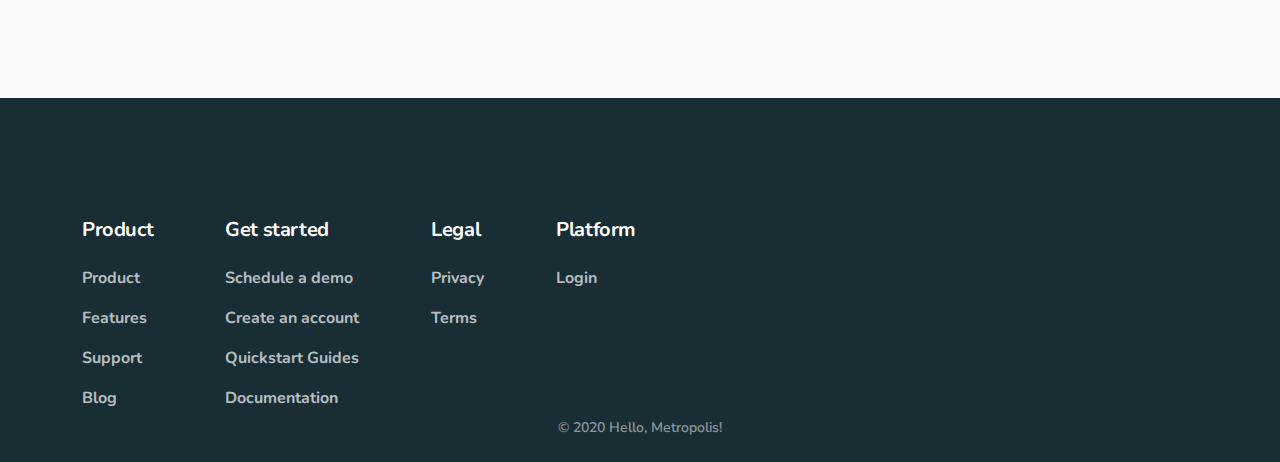
<file: privacy.html>
<!doctype html>
<html lang="en">

  <head>
    <meta charset="utf-8">
    <title>Metropolis</title>
    <meta name="viewport" content="width=device-width, initial-scale=1.0">
    <meta name="description" content="Metropolis is a sandbox provisioning platform built for fast growing companies that need to provision on-demand testing infrastructure.">
    <!-- Begin loading animation -->
    <!--
      <link href="assets/css/loaders/loader-pulse.css" rel="stylesheet" type="text/css" media="all" />
    -->
    <!-- End loading animation -->

    <link href="assets/css/theme.css" rel="stylesheet" type="text/css" media="all" />
    <link href="https://fonts.googleapis.com/css?family=Nunito:400,400i,600,700&display=swap" rel="stylesheet">
  </head>

  <body>
    <div class="loader">
      <div class="loading-animation"></div>
    </div>


    <div class="navbar-container">
      <nav class="navbar navbar-expand-lg navbar-light" data-sticky="top">
        <div class="container">
          <a class="navbar-brand navbar-brand-dynamic-color fade-page" href="index.html">
            <img alt="Metropolis" src="logo.png" style="width:150px">
          </a>
          <div class="d-flex align-items-center order-lg-3">
            <a href="mailto:sales@hellometropolis.com" class="btn btn-primary ml-lg-4 mr-3 mr-md-4 mr-lg-0 d-none d-sm-block order-lg-3">Schedule a demo</a>
            <button aria-expanded="false" aria-label="Toggle navigation" class="navbar-toggler" data-target=".navbar-collapse" data-toggle="collapse" type="button">
              <img alt="Navbar Toggler Open Icon" class="navbar-toggler-open icon icon-sm" data-inject-svg src="assets/img/icons/interface/icon-menu.svg">
              <img alt="Navbar Toggler Close Icon" class="navbar-toggler-close icon icon-sm" data-inject-svg src="assets/img/icons/interface/icon-x.svg">
            </button>
          </div>
          <div class="collapse navbar-collapse order-3 order-lg-2 justify-content-lg-end" id="navigation-menu">
            <ul class="navbar-nav my-3 my-lg-0">
              <li class="nav-item">
                <div>
                  <a href="#product" class="nav-link">Product</a>
                </div>
              </li>

              <li class="nav-item">
                <div>
                  <a href="#" class="nav-link">Features</a>
                </div>
              </li>

              <li class="nav-item">
                <div>
                  <a href="#" class="nav-link">Support</a>
                </div>
              </li>

              <li class="nav-item">
                <div>
                  <a href="#pricing" class="nav-link">Pricing</a>
                </div>
              </li>

            </ul>
          </div>
        </div>
      </nav>
    </div>




    <section class="bg-light">
      <div class="container">
        <div class="row justify-content-center">
          <div class="col-xl-8 col-lg-9 col-md-11">
            <div class="card card-body shadow">
              <div class="d-flex flex-column justify-content-between align-items-start pb-4 mb-4 mb-md-5 border-bottom">
                <div class="mb-3">
                  <h1 class="mb-2">Privacy Policy</h1>
                  <div class="lead">Updated 12/10/2020</div>
                </div>
                <a href="javascript:print()" class="btn btn-primary">Print Terms</a>
              </div>
              <article class="article">







This Privacy Policy governs the manner in which Hello Metropolis collects, uses, maintains and discloses information collected from users (each, a "User") of the <a href="http://hellometropolis.com">http://hellometropolis.com</a> website ("Site"). This privacy policy applies to the Site and all products and services offered by Hello Metropolis.<br><br>

<b>Personal identification information</b><br><br>

We may collect personal identification information from Users in a variety of ways, including, but not limited to, when Users visit our site, register on the site, place an order, subscribe to the newsletter, respond to a survey, fill out a form, and in connection with other activities, services, features or resources we make available on our Site. Users may be asked for, as appropriate, name, email address. Users may, however, visit our Site anonymously. We will collect personal identification information from Users only if they voluntarily submit such information to us. Users can always refuse to supply personally identification information, except that it may prevent them from engaging in certain Site related activities.<br><br>

<b>Non-personal identification information</b><br><br>

We may collect non-personal identification information about Users whenever they interact with our Site. Non-personal identification information may include the browser name, the type of computer and technical information about Users means of connection to our Site, such as the operating system and the Internet service providers utilized and other similar information.<br><br>

<b>Web browser cookies</b><br><br>

Our Site may use "cookies" to enhance User experience. User's web browser places cookies on their hard drive for record-keeping purposes and sometimes to track information about them. User may choose to set their web browser to refuse cookies, or to alert you when cookies are being sent. If they do so, note that some parts of the Site may not function properly.<br><br>

<b>How we use collected information</b><br><br>

theFirehoseProject may collect and use Users personal information for the following purposes:<br>
<ul>
<li><i>To improve customer service</i><br>
  Information you provide helps us respond to your customer service requests and support needs more efficiently.</li>
<li><i>To personalize user experience</i><br>
  We may use information in the aggregate to understand how our Users as a group use the services and resources provided on our Site.</li>
<li><i>To improve our Site</i><br>
  We may use feedback you provide to improve our products and services.</li>
<li><i>To process payments</i><br>
  We may use the information Users provide about themselves when placing an order only to provide service to that order. We do not share this information with outside parties except to the extent necessary to provide the service.</li>
<li><i>To run a promotion, contest, survey or other Site feature</i><br>
  To send Users information they agreed to receive about topics we think will be of interest to them.</li>
<li><i>To send periodic emails</i><br>
We may use the email address to send User information and updates pertaining to their order. It may also be used to respond to their inquiries, questions, and/or other requests. If User decides to opt-in to our mailing list, they will receive emails that may include company news, updates, related product or service information, etc. If at any time the User would like to unsubscribe from receiving future emails, we include detailed unsubscribe instructions at the bottom of each email.</li>
</ul>
<b>How we protect your information</b><br><br>

We adopt appropriate data collection, storage and processing practices and security measures to protect against unauthorized access, alteration, disclosure or destruction of your personal information, username, password, transaction information and data stored on our Site.<br><br>

<b>Sharing your personal information</b><br><br>

We do not sell, trade, or rent Users personal identification information to others. We may share generic aggregated demographic information not linked to any personal identification information regarding visitors and users with our business partners, trusted affiliates and advertisers for the purposes outlined above.We may use third party service providers to help us operate our business and the Site or administer activities on our behalf, such as sending out newsletters or surveys. We may share your information with these third parties for those limited purposes provided that you have given us your permission.<br><br>

<b>Changes to this privacy policy</b><br><br>

Hello Metropolis has the discretion to update this privacy policy at any time. When we do, we will revise the updated date at the bottom of this page. We encourage Users to frequently check this page for any changes to stay informed about how we are helping to protect the personal information we collect. You acknowledge and agree that it is your responsibility to review this privacy policy periodically and become aware of modifications.<br><br>

<b>Your acceptance of these terms</b><br><br>

By using this Site, you signify your acceptance of this policy and <a href="http://hellometropolis.com/terms.html">terms of service</a>. If you do not agree to this policy, please do not use our Site. Your continued use of the Site following the posting of changes to this policy will be deemed your acceptance of those changes.<br><br>



              </article>
              <hr>
              <h6>Fine Print</h6>
<b>Contacting us</b><br><br>

If you have any questions about this Privacy Policy, the practices of this site, or your dealings with this site, please contact us at:<br>
<a href="http://hellometropolis.com">Hello Metropolis</a><br>

1355 Market Street #488
<br/> San Francisco, California
<br> 94103
8572059400<br>
ken@hellometroplis.com<br>
<br>
This document was last updated on 12/10/2020<br><br>

            </div>
          </div>
        </div>
      </div>
    </section>











    <footer class="bg-primary-3 text-white links-white pb-4 footer-1">
      <div class="container">
        <div class="row">
          <div class="col-xl-auto mr-xl-5 col-md-3 mb-4 mb-md-0">
          


            <h5>Product</h5>
            <ul class="nav flex-row flex-md-column">
              <li class="nav-item mr-3 mr-md-0">
                <a href="#product" class="nav-link fade-page px-0 py-2">Product</a>
              </li>
              <li class="nav-item mr-3 mr-md-0">
                <a href="#product" class="nav-link fade-page px-0 py-2">Features</a>
              </li>
              <li class="nav-item mr-3 mr-md-0">
                <a href="#product" class="nav-link fade-page px-0 py-2">Support</a>
              </li>

              <li class="nav-item mr-3 mr-md-0">
                <a href="https://medium.com/hello-metropolis" class="nav-link fade-page px-0 py-2">Blog</a>
              </li>



            </ul>


          </div>
          <div class="col-xl-auto mr-xl-5 col-md-3">

            <h5>Get started</h5>
            <ul class="nav flex-row flex-md-column">
              <li class="nav-item mr-3 mr-md-0">
                <a href="mailto:sales@hellometropolis.com" class="nav-link fade-page px-0 py-2">Schedule a demo</a>
              </li>
              <li class="nav-item mr-3 mr-md-0">
                <a href="mailto:sales@hellometropolis.com" class="nav-link fade-page px-0 py-2">Create an account</a>
              </li>
              <li class="nav-item mr-3 mr-md-0">
                <a href="mailto:sales@hellometropolis.com" class="nav-link fade-page px-0 py-2">Quickstart Guides</a>
              </li>
              <li class="nav-item mr-3 mr-md-0">
                <a href="mailto:sales@hellometropolis.com" class="nav-link fade-page px-0 py-2">Documentation</a>
              </li>
 
            </ul>

          </div>


          <div class="col-xl-auto mr-xl-5 col-md-3">
            <h5>Legal</h5>
            <ul class="nav flex-row flex-md-column">
              <li class="nav-item mr-3 mr-md-0">
                <a href="/privacy.html" class="nav-link fade-page px-0 py-2">Privacy</a>
              </li>
              <li class="nav-item mr-3 mr-md-0">
                <a href="/terms.html" class="nav-link fade-page px-0 py-2">Terms</a>
              </li>
            </ul>
          </div>


        <div class="col-xl-auto mr-xl-5 col-md-3">
          <h5>Platform</h5>
          <ul class="nav flex-row flex-md-column">
            <li class="nav-item mr-3 mr-md-0">
              <a href="http://platform.hellometropolis.com" class="nav-link fade-page px-0 py-2">Login</a>
            </li>
          </ul>
        </div>
          
        </div>

        <div class="row flex-column flex-lg-row align-items-center justify-content-center justify-content-lg-between text-center text-lg-left">
          <div class="col-auto">
            <div class="d-flex flex-column flex-sm-row align-items-center text-small">
              <div class="text-muted" style="text-align:center; width: 100vw;">&copy; 2020 Hello, Metropolis!
              </div>
            </div>
          </div>
        </div>
      </div>
    </footer>

    <!-- Required vendor scripts (Do not remove) -->
    <script type="text/javascript" src="assets/js/jquery.min.js"></script>
    <script type="text/javascript" src="assets/js/popper.min.js"></script>
    <script type="text/javascript" src="assets/js/bootstrap.js"></script>

    <!-- Optional Vendor Scripts (Remove the plugin script here and comment initializer script out of index.js if site does not use that feature) -->

    <!-- AOS (Animate On Scroll - animates elements into view while scrolling down) -->
    <script type="text/javascript" src="assets/js/aos.js"></script>
    <!-- Clipboard (copies content from browser into OS clipboard) -->
    <!-- <script type="text/javascript" src="assets/js/clipboard.min.js"></script> -->
    <!-- Fancybox (handles image and video lightbox and galleries) -->
    <!-- <script type="text/javascript" src="assets/js/jquery.fancybox.min.js"></script> -->
    <!-- Flatpickr (calendar/date/time picker UI) -->
    <!-- <script type="text/javascript" src="assets/js/flatpickr.min.js"></script> -->
    <!-- Flickity (handles touch enabled carousels and sliders) -->
    <script type="text/javascript" src="assets/js/flickity.pkgd.min.js"></script>
    <!-- Ion rangeSlider (flexible and pretty range slider elements) -->
    <script type="text/javascript" src="assets/js/ion.rangeSlider.min.js"></script>
    <!-- Isotope (masonry layouts and filtering) -->
    <!-- <script type="text/javascript" src="assets/js/isotope.pkgd.min.js"></script> -->
    <!-- jarallax (parallax effect and video backgrounds) -->
    <script type="text/javascript" src="assets/js/jarallax.min.js"></script>
    <script type="text/javascript" src="assets/js/jarallax-video.min.js"></script>
    <script type="text/javascript" src="assets/js/jarallax-element.min.js"></script>
    <!-- jQuery Countdown (displays countdown text to a specified date) -->
    <!-- <script type="text/javascript" src="assets/js/jquery.countdown.min.js"></script> -->
    <!-- jQuery smartWizard facilitates steppable wizard content -->
    <!-- <script type="text/javascript" src="assets/js/jquery.smartWizard.min.js"></script> -->
    <!-- Plyr (unified player for Video, Audio, Vimeo and Youtube) -->
    <!-- <script type="text/javascript" src="assets/js/plyr.polyfilled.min.js"></script> -->
    <!-- Prism (displays formatted code boxes) -->
    <!-- <script type="text/javascript" src="assets/js/prism.js"></script> -->
    <!-- ScrollMonitor (manages events for elements scrolling in and out of view) -->
    <script type="text/javascript" src="assets/js/scrollMonitor.js"></script>
    <!-- Smooth scroll (animation to links in-page)-->
    <script type="text/javascript" src="assets/js/smooth-scroll.polyfills.min.js"></script>
    <!-- SVGInjector (replaces img tags with SVG code to allow easy inclusion of SVGs with the benefit of inheriting colors and styles)-->
    <script type="text/javascript" src="assets/js/svg-injector.umd.production.js"></script>
    <!-- TwitterFetcher (displays a feed of tweets from a specified account)-->
    <!-- <script type="text/javascript" src="assets/js/twitterFetcher_min.js"></script> -->
    <!-- Typed text (animated typing effect)-->
    <!-- <script type="text/javascript" src="assets/js/typed.min.js"></script> -->
    <!-- Required theme scripts (Do not remove) -->
    <script type="text/javascript" src="assets/js/theme.js"></script>
    <!-- Removes page load animation when window is finished loading -->
    <script type="text/javascript">
      window.addEventListener("load",function(){document.querySelector('body').classList.add('loaded');});
    </script>

  </body>

</html>
</file>
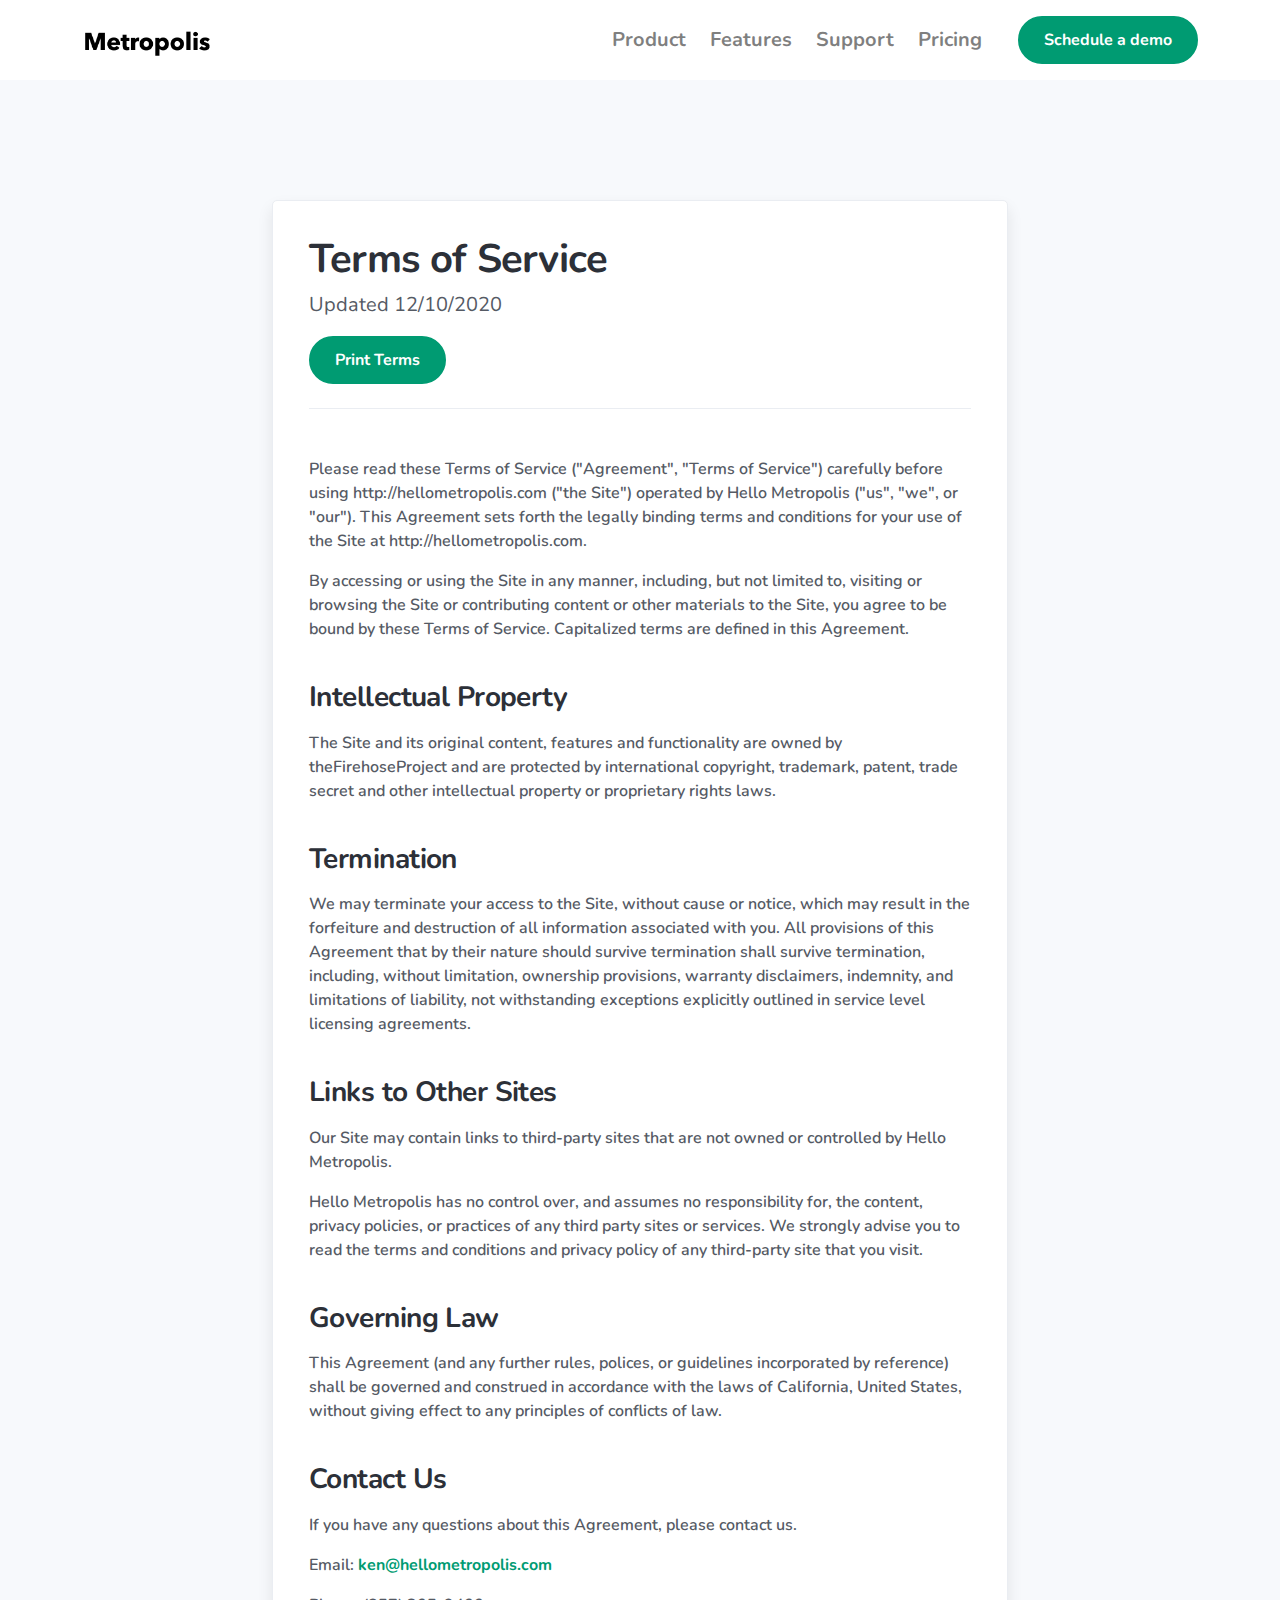
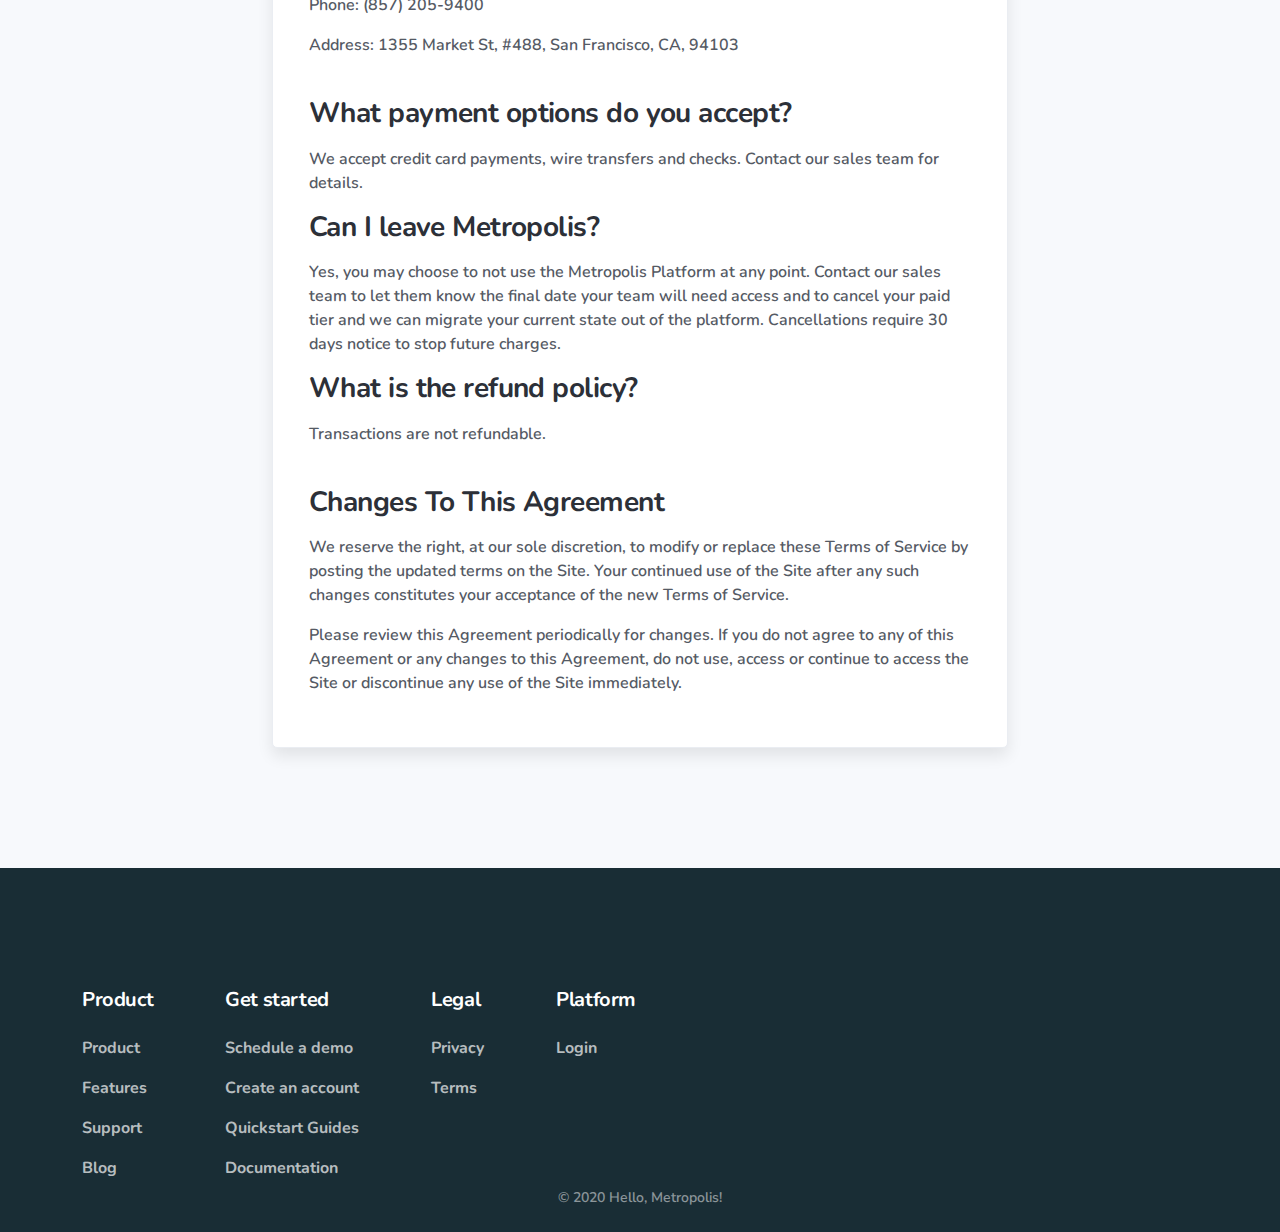
<file: terms.html>
<!doctype html>
<html lang="en">

  <head>
    <meta charset="utf-8">
    <title>Metropolis</title>
    <meta name="viewport" content="width=device-width, initial-scale=1.0">
    <meta name="description" content="Metropolis is a sandbox provisioning platform built for fast growing companies that need to provision on-demand testing infrastructure.">
    <!-- Begin loading animation -->
    <!--
      <link href="assets/css/loaders/loader-pulse.css" rel="stylesheet" type="text/css" media="all" />
    -->
    <!-- End loading animation -->

    <link href="assets/css/theme.css" rel="stylesheet" type="text/css" media="all" />
    <link href="https://fonts.googleapis.com/css?family=Nunito:400,400i,600,700&display=swap" rel="stylesheet">
  </head>

  <body>
    <div class="loader">
      <div class="loading-animation"></div>
    </div>


    <div class="navbar-container">
      <nav class="navbar navbar-expand-lg navbar-light" data-sticky="top">
        <div class="container">
          <a class="navbar-brand navbar-brand-dynamic-color fade-page" href="index.html">
            <img alt="Metropolis" src="logo.png" style="width:150px">
          </a>
          <div class="d-flex align-items-center order-lg-3">
            <a href="mailto:sales@hellometropolis.com" class="btn btn-primary ml-lg-4 mr-3 mr-md-4 mr-lg-0 d-none d-sm-block order-lg-3">Schedule a demo</a>
            <button aria-expanded="false" aria-label="Toggle navigation" class="navbar-toggler" data-target=".navbar-collapse" data-toggle="collapse" type="button">
              <img alt="Navbar Toggler Open Icon" class="navbar-toggler-open icon icon-sm" data-inject-svg src="assets/img/icons/interface/icon-menu.svg">
              <img alt="Navbar Toggler Close Icon" class="navbar-toggler-close icon icon-sm" data-inject-svg src="assets/img/icons/interface/icon-x.svg">
            </button>
          </div>
          <div class="collapse navbar-collapse order-3 order-lg-2 justify-content-lg-end" id="navigation-menu">
            <ul class="navbar-nav my-3 my-lg-0">
              <li class="nav-item">
                <div>
                  <a href="#product" class="nav-link">Product</a>
                </div>
              </li>

              <li class="nav-item">
                <div>
                  <a href="#" class="nav-link">Features</a>
                </div>
              </li>

              <li class="nav-item">
                <div>
                  <a href="#" class="nav-link">Support</a>
                </div>
              </li>

              <li class="nav-item">
                <div>
                  <a href="#pricing" class="nav-link">Pricing</a>
                </div>
              </li>

            </ul>
          </div>
        </div>
      </nav>
    </div>




    <section class="bg-light">
      <div class="container">
        <div class="row justify-content-center">
          <div class="col-xl-8 col-lg-9 col-md-11">
            <div class="card card-body shadow">
              <div class="d-flex flex-column justify-content-between align-items-start pb-4 mb-4 mb-md-5 border-bottom">
                <div class="mb-3">
                  <h1 class="mb-2">Terms of Service</h1>
                  <div class="lead">Updated 12/10/2020</div>
                </div>
                <a href="javascript:print()" class="btn btn-primary">Print Terms</a>
              </div>
              <article class="article">





<p>Please read these Terms of Service ("Agreement", "Terms of Service") carefully before using http://hellometropolis.com ("the Site") operated by Hello Metropolis ("us", "we", or "our"). This Agreement sets forth the legally binding terms and conditions for your use of the Site at http://hellometropolis.com.</p>
<p>By accessing or using the Site in any manner, including, but not limited to, visiting or browsing the Site or contributing content or other materials to the Site, you agree to be bound by these Terms of Service. Capitalized terms are defined in this Agreement.</p>
<br>
<h3>Intellectual Property</h3>
<p>The Site and its original content, features and functionality are owned by theFirehoseProject and are protected by international copyright, trademark, patent, trade secret and other intellectual property or proprietary rights laws.</p>
<br>
<h3>Termination</h3>
<p>
We may terminate your access to the Site, without cause or notice, which may result in the forfeiture and destruction of all information associated with you. All provisions of this Agreement that by their nature should survive termination shall survive termination, including, without limitation, ownership provisions, warranty disclaimers, indemnity, and limitations of liability, not withstanding exceptions explicitly outlined in service level licensing agreements.
</p>

<br>
<h3>Links to Other Sites</h3>
<p>Our Site may contain links to third-party sites that are not owned or controlled by Hello Metropolis.</p>
<p>Hello Metropolis has no control over, and assumes no responsibility for, the content, privacy policies, or practices of any third party sites or services. We strongly advise you to read the terms and conditions and privacy policy of any third-party site that you visit.</p>
<br>
<h3>Governing Law</h3>
<p>
This Agreement (and any further rules, polices, or guidelines incorporated by reference) shall be governed and construed in accordance with the laws of California, United States, without giving effect to any principles of conflicts of law.
</p>
<br/>
<h3>Contact Us</h3>
<p>
If you have any questions about this Agreement, please contact us.
</p>

<p>Email: <a href="ken@hellometropolis.com">ken@hellometropolis.com</a></p>

<p>Phone: (857) 205-9400</p>
<p>Address: 1355 Market St, #488, San Francisco, CA, 94103</p>

<br/>
<h3>What payment options do you accept?</h3>
<p>We accept credit card payments, wire transfers and checks.  Contact our sales team for details.</p>
<h3>Can I leave Metropolis?</h3>
<p>Yes, you may choose to not use the Metropolis Platform at any point.  Contact our sales team to let them know the final date your team will need access and to cancel your paid tier and we can migrate your current state out of the platform.  Cancellations require 30 days notice to stop future charges.</p>
<h3>What is the refund policy?</h3>
<p>Transactions are not refundable.</p>


<br>
<h3>Changes To This Agreement</h3>
<p>
We reserve the right, at our sole discretion, to modify or replace these Terms of Service by posting the updated terms on the Site. Your continued use of the Site after any such changes constitutes your acceptance of the new Terms of Service.
</p>
<p>
Please review this Agreement periodically for changes. If you do not agree to any of this Agreement or any changes to this Agreement, do not use, access or continue to access the Site or discontinue any use of the Site immediately.
</p>








              </article>
            </div>
          </div> 
        </div>
      </div>
    </section>



    <footer class="bg-primary-3 text-white links-white pb-4 footer-1">
      <div class="container">
        <div class="row">
          <div class="col-xl-auto mr-xl-5 col-md-3 mb-4 mb-md-0">
          


            <h5>Product</h5>
            <ul class="nav flex-row flex-md-column">
              <li class="nav-item mr-3 mr-md-0">
                <a href="#product" class="nav-link fade-page px-0 py-2">Product</a>
              </li>
              <li class="nav-item mr-3 mr-md-0">
                <a href="#product" class="nav-link fade-page px-0 py-2">Features</a>
              </li>
              <li class="nav-item mr-3 mr-md-0">
                <a href="#product" class="nav-link fade-page px-0 py-2">Support</a>
              </li>

              <li class="nav-item mr-3 mr-md-0">
                <a href="https://medium.com/hello-metropolis" class="nav-link fade-page px-0 py-2">Blog</a>
              </li>



            </ul>


          </div>
          <div class="col-xl-auto mr-xl-5 col-md-3">

            <h5>Get started</h5>
            <ul class="nav flex-row flex-md-column">
              <li class="nav-item mr-3 mr-md-0">
                <a href="mailto:sales@hellometropolis.com" class="nav-link fade-page px-0 py-2">Schedule a demo</a>
              </li>
              <li class="nav-item mr-3 mr-md-0">
                <a href="mailto:sales@hellometropolis.com" class="nav-link fade-page px-0 py-2">Create an account</a>
              </li>
              <li class="nav-item mr-3 mr-md-0">
                <a href="mailto:sales@hellometropolis.com" class="nav-link fade-page px-0 py-2">Quickstart Guides</a>
              </li>
              <li class="nav-item mr-3 mr-md-0">
                <a href="mailto:sales@hellometropolis.com" class="nav-link fade-page px-0 py-2">Documentation</a>
              </li>
 
            </ul>

          </div>


          <div class="col-xl-auto mr-xl-5 col-md-3">
            <h5>Legal</h5>
            <ul class="nav flex-row flex-md-column">
              <li class="nav-item mr-3 mr-md-0">
                <a href="/privacy.html" class="nav-link fade-page px-0 py-2">Privacy</a>
              </li>
              <li class="nav-item mr-3 mr-md-0">
                <a href="/terms.html" class="nav-link fade-page px-0 py-2">Terms</a>
              </li>
            </ul>
          </div>




        <div class="col-xl-auto mr-xl-5 col-md-3">
          <h5>Platform</h5>
          <ul class="nav flex-row flex-md-column">
            <li class="nav-item mr-3 mr-md-0">
              <a href="http://platform.hellometropolis.com" class="nav-link fade-page px-0 py-2">Login</a>
            </li>
          </ul>
        </div>



        </div>

        <div class="row flex-column flex-lg-row align-items-center justify-content-center justify-content-lg-between text-center text-lg-left">
          <div class="col-auto">
            <div class="d-flex flex-column flex-sm-row align-items-center text-small">
              <div class="text-muted" style="text-align:center; width: 100vw;">&copy; 2020 Hello, Metropolis!
              </div>
            </div>
          </div>
        </div>
      </div>
    </footer>











    <!-- Required vendor scripts (Do not remove) -->
    <script type="text/javascript" src="assets/js/jquery.min.js"></script>
    <script type="text/javascript" src="assets/js/popper.min.js"></script>
    <script type="text/javascript" src="assets/js/bootstrap.js"></script>

    <!-- Optional Vendor Scripts (Remove the plugin script here and comment initializer script out of index.js if site does not use that feature) -->

    <!-- AOS (Animate On Scroll - animates elements into view while scrolling down) -->
    <script type="text/javascript" src="assets/js/aos.js"></script>
    <!-- Clipboard (copies content from browser into OS clipboard) -->
    <!-- <script type="text/javascript" src="assets/js/clipboard.min.js"></script> -->
    <!-- Fancybox (handles image and video lightbox and galleries) -->
    <!-- <script type="text/javascript" src="assets/js/jquery.fancybox.min.js"></script> -->
    <!-- Flatpickr (calendar/date/time picker UI) -->
    <!-- <script type="text/javascript" src="assets/js/flatpickr.min.js"></script> -->
    <!-- Flickity (handles touch enabled carousels and sliders) -->
    <script type="text/javascript" src="assets/js/flickity.pkgd.min.js"></script>
    <!-- Ion rangeSlider (flexible and pretty range slider elements) -->
    <script type="text/javascript" src="assets/js/ion.rangeSlider.min.js"></script>
    <!-- Isotope (masonry layouts and filtering) -->
    <!-- <script type="text/javascript" src="assets/js/isotope.pkgd.min.js"></script> -->
    <!-- jarallax (parallax effect and video backgrounds) -->
    <script type="text/javascript" src="assets/js/jarallax.min.js"></script>
    <script type="text/javascript" src="assets/js/jarallax-video.min.js"></script>
    <script type="text/javascript" src="assets/js/jarallax-element.min.js"></script>
    <!-- jQuery Countdown (displays countdown text to a specified date) -->
    <!-- <script type="text/javascript" src="assets/js/jquery.countdown.min.js"></script> -->
    <!-- jQuery smartWizard facilitates steppable wizard content -->
    <!-- <script type="text/javascript" src="assets/js/jquery.smartWizard.min.js"></script> -->
    <!-- Plyr (unified player for Video, Audio, Vimeo and Youtube) -->
    <!-- <script type="text/javascript" src="assets/js/plyr.polyfilled.min.js"></script> -->
    <!-- Prism (displays formatted code boxes) -->
    <!-- <script type="text/javascript" src="assets/js/prism.js"></script> -->
    <!-- ScrollMonitor (manages events for elements scrolling in and out of view) -->
    <script type="text/javascript" src="assets/js/scrollMonitor.js"></script>
    <!-- Smooth scroll (animation to links in-page)-->
    <script type="text/javascript" src="assets/js/smooth-scroll.polyfills.min.js"></script>
    <!-- SVGInjector (replaces img tags with SVG code to allow easy inclusion of SVGs with the benefit of inheriting colors and styles)-->
    <script type="text/javascript" src="assets/js/svg-injector.umd.production.js"></script>
    <!-- TwitterFetcher (displays a feed of tweets from a specified account)-->
    <!-- <script type="text/javascript" src="assets/js/twitterFetcher_min.js"></script> -->
    <!-- Typed text (animated typing effect)-->
    <!-- <script type="text/javascript" src="assets/js/typed.min.js"></script> -->
    <!-- Required theme scripts (Do not remove) -->
    <script type="text/javascript" src="assets/js/theme.js"></script>
    <!-- Removes page load animation when window is finished loading -->
    <script type="text/javascript">
      window.addEventListener("load",function(){document.querySelector('body').classList.add('loaded');});
    </script>

  </body>

</html>
</file>
<file: assets/css/loaders/loader-pulse.css>
@keyframes hideLoader{0%{width:100%;height:100%}100%{width:0;height:0}}body>div.loader{position:fixed;background:#fff;width:100%;height:100%;z-index:1071;opacity:0;transition:opacity .5s ease;overflow:hidden;pointer-events:none;display:flex;align-items:center;justify-content:center}body:not(.loaded)>div.loader{opacity:1}body:not(.loaded){overflow:hidden}body.loaded>div.loader{animation:hideLoader .5s linear .5s forwards}.loading-animation{width:40px;height:40px;margin:100px auto;background-color:#009B72;border-radius:100%;animation:pulse 1s infinite ease-in-out}@keyframes pulse{0%{-webkit-transform:scale(0);transform:scale(0)}100%{-webkit-transform:scale(1);transform:scale(1);opacity:0}}
</file>
<file: style.css>
@font-face{font-family:AvenirNext;font-style:normal;font-weight:400;src:url(static/AvenirNext-Regular.eot);src:url(static/AvenirNext-Regular.woff) format("woff"),url(static/AvenirNext-Regular.ttf) format("truetype")}@font-face{font-family:AvenirNext;font-style:normal;font-weight:500;src:url(static/AvenirNext-Medium.eot);src:url(static/AvenirNext-Medium.woff) format("woff"),url(static/AvenirNext-Medium.ttf) format("truetype")}@font-face{font-family:AvenirNext;font-style:normal;font-weight:700;src:url(static/AvenirNext-Bold.eot);src:url(/static/AvenirNext-Bold.woff) format("woff"),url(static/AvenirNext-Bold.ttf) format("truetype")}
@media screen and (min-width: 990px) {
  #right-nav {
     position: absolute;right: 0;width: 100px;
  }
}

.bg-blue {
background-color: white;
}
.navbar {
}
.navbar-light .navbar-nav .nav-link{

color: #3e3e3c;
font-family: 'Open Sans', sans-serif;
}

.navbar-light .navbar-nav .nav-link:hover{

color: rgb(14, 48, 214);

}

.navbar-brand {
font-family: 'AvenirNext';
font-weight: 100;
}

h1 {
font-family: 'AvenirNext';
font-size: 60px;
margin-top: 90px;
margin-bottom: 90px;
font-weight: 300;
}

h2, p {
font-family: 'AvenirNext';
}

h2 {
line-height: 44px;
font-size: 30px;
font-weight: bolder;
}
.wrapper {
  max-width: 650px;
  padding: calc(20px) calc(40px);
}

p {
margin: 30px 0;
line-height: 20px;
font-size: 16px;
}

p a {
color: rgb(14, 48, 214);
font-weight: bold;
}
</file>
